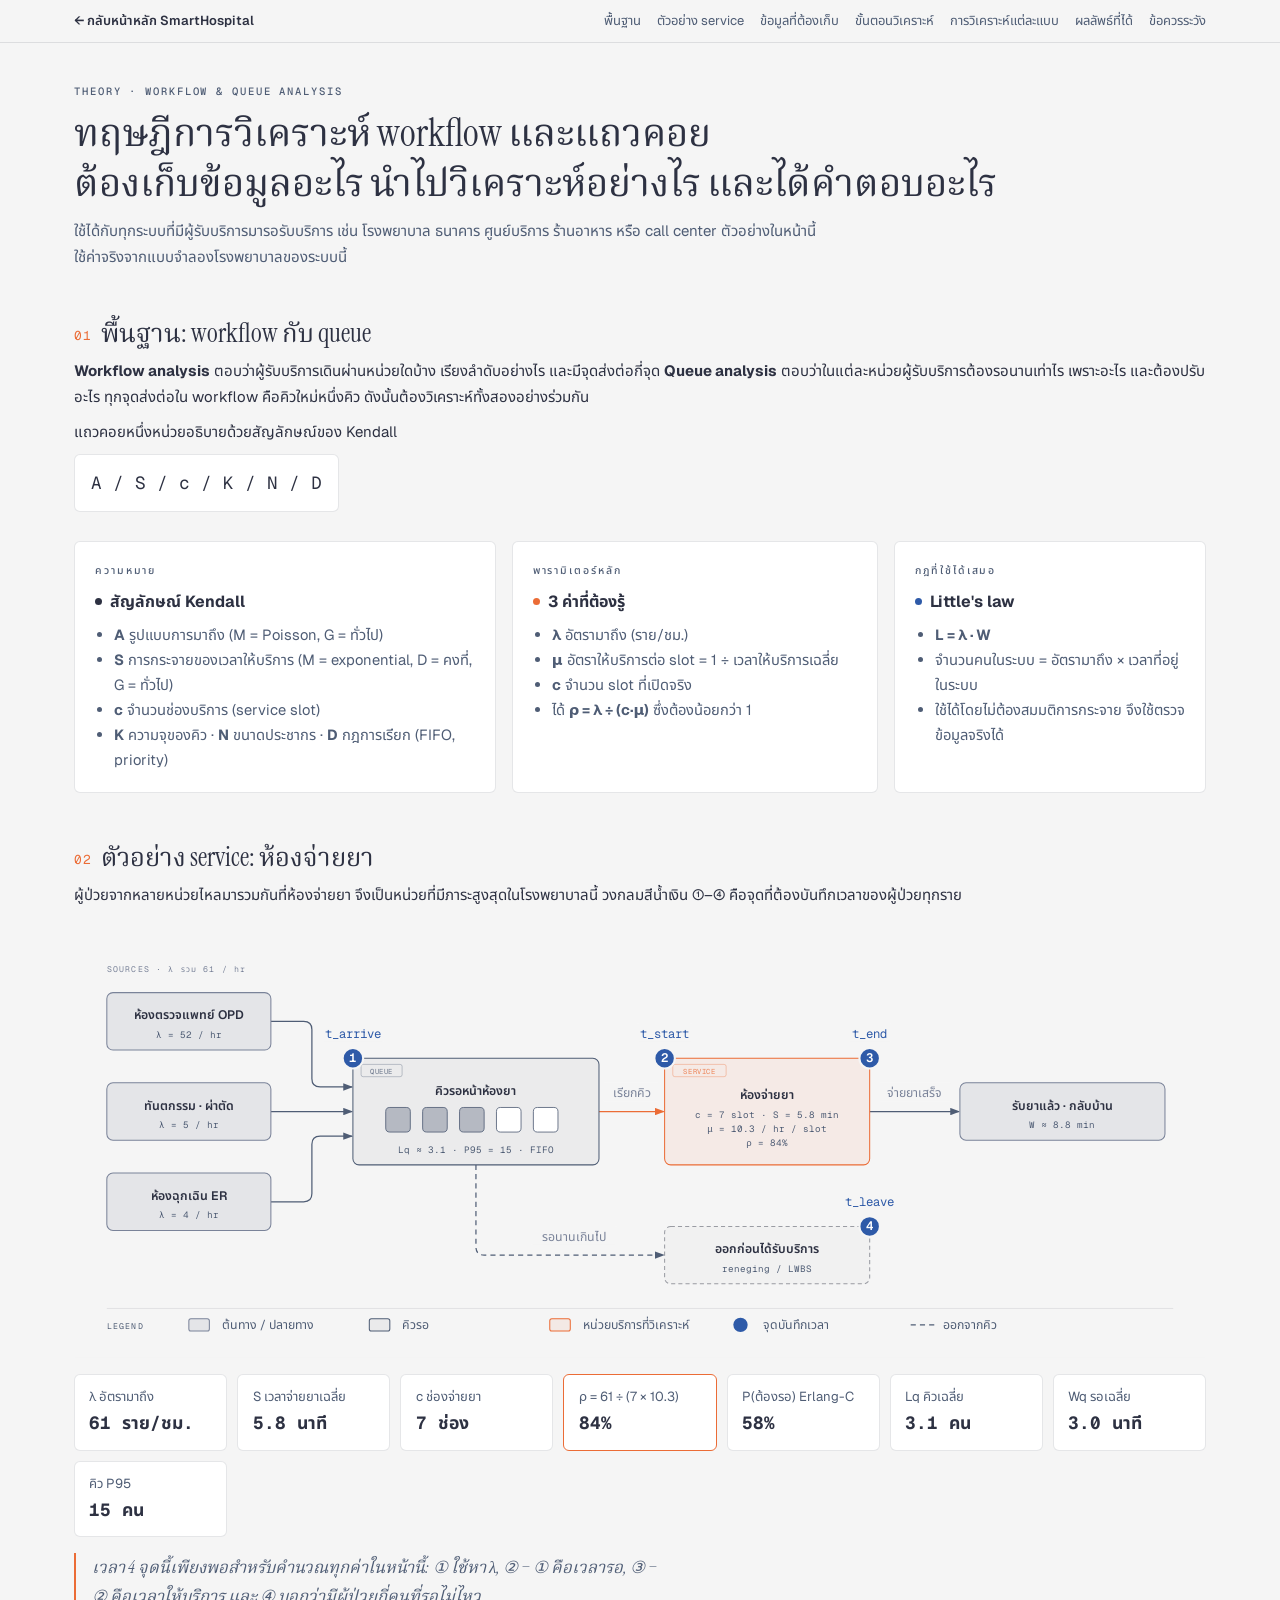
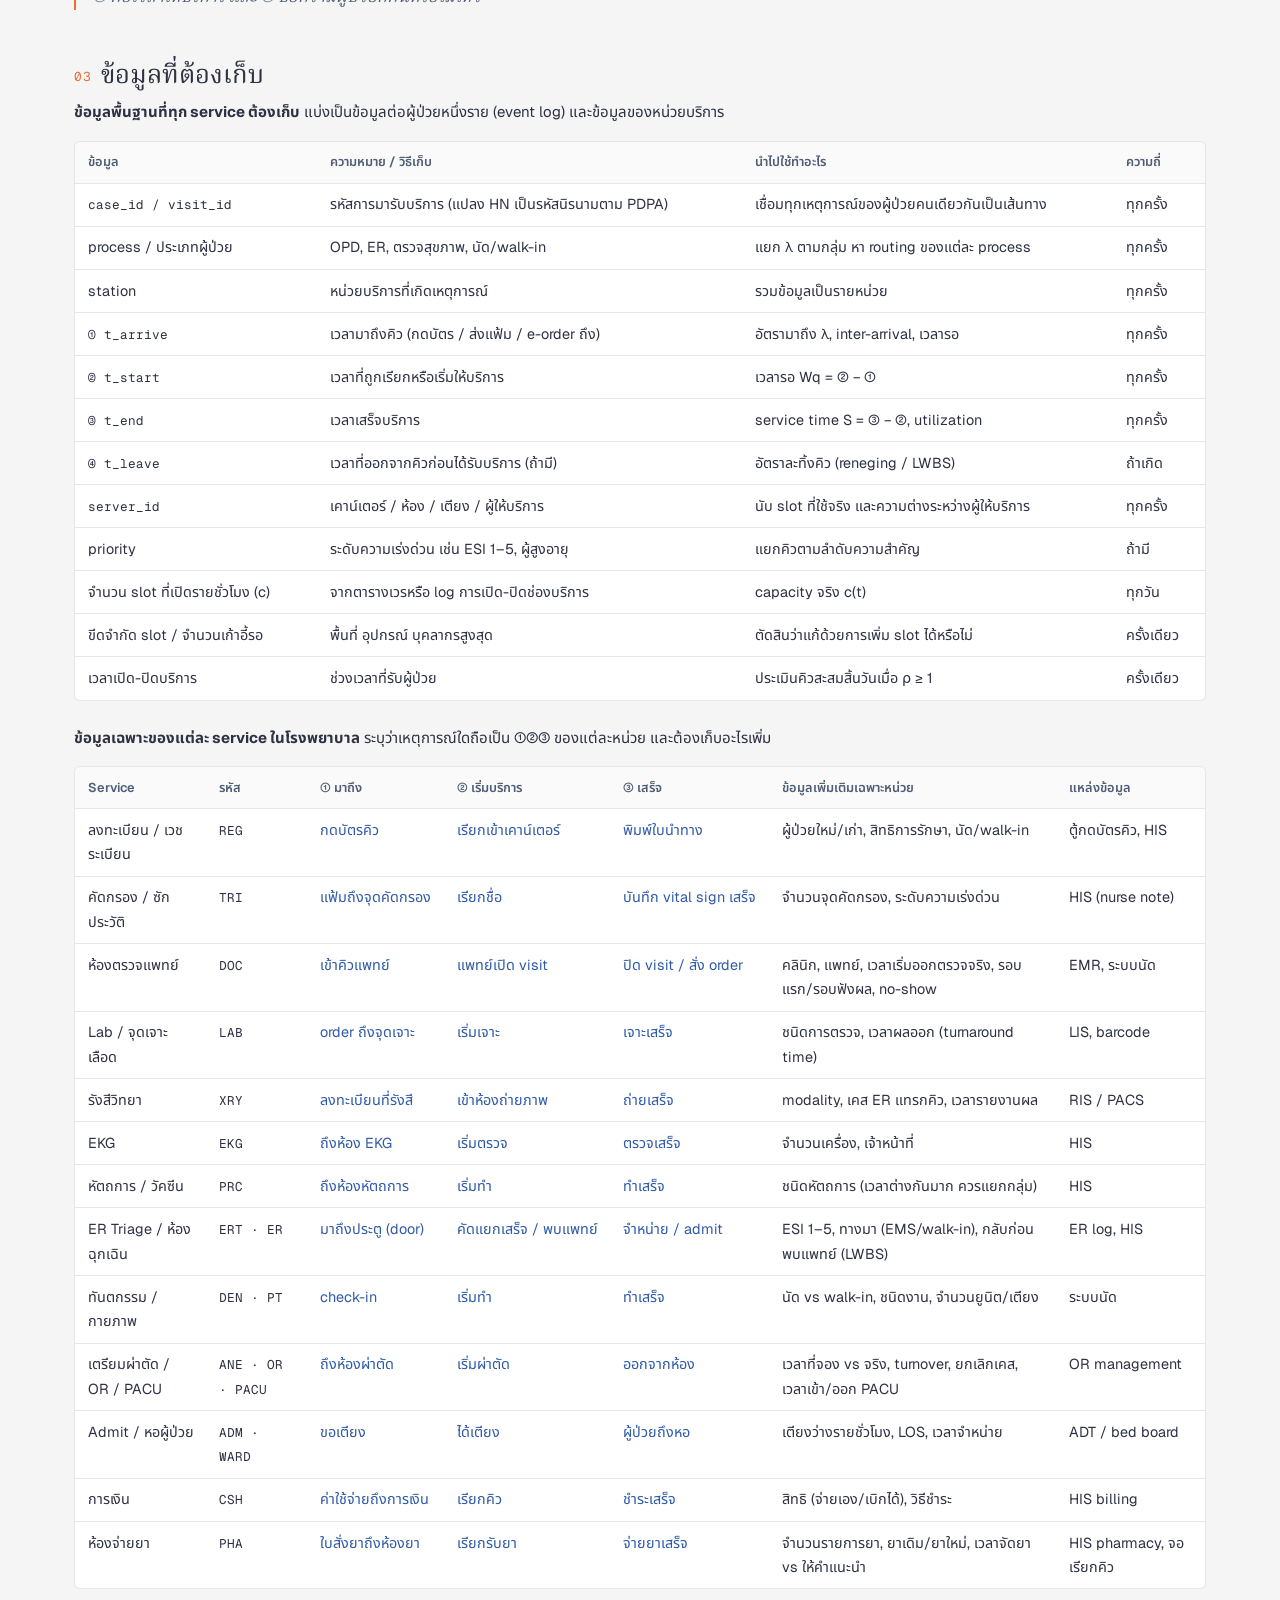
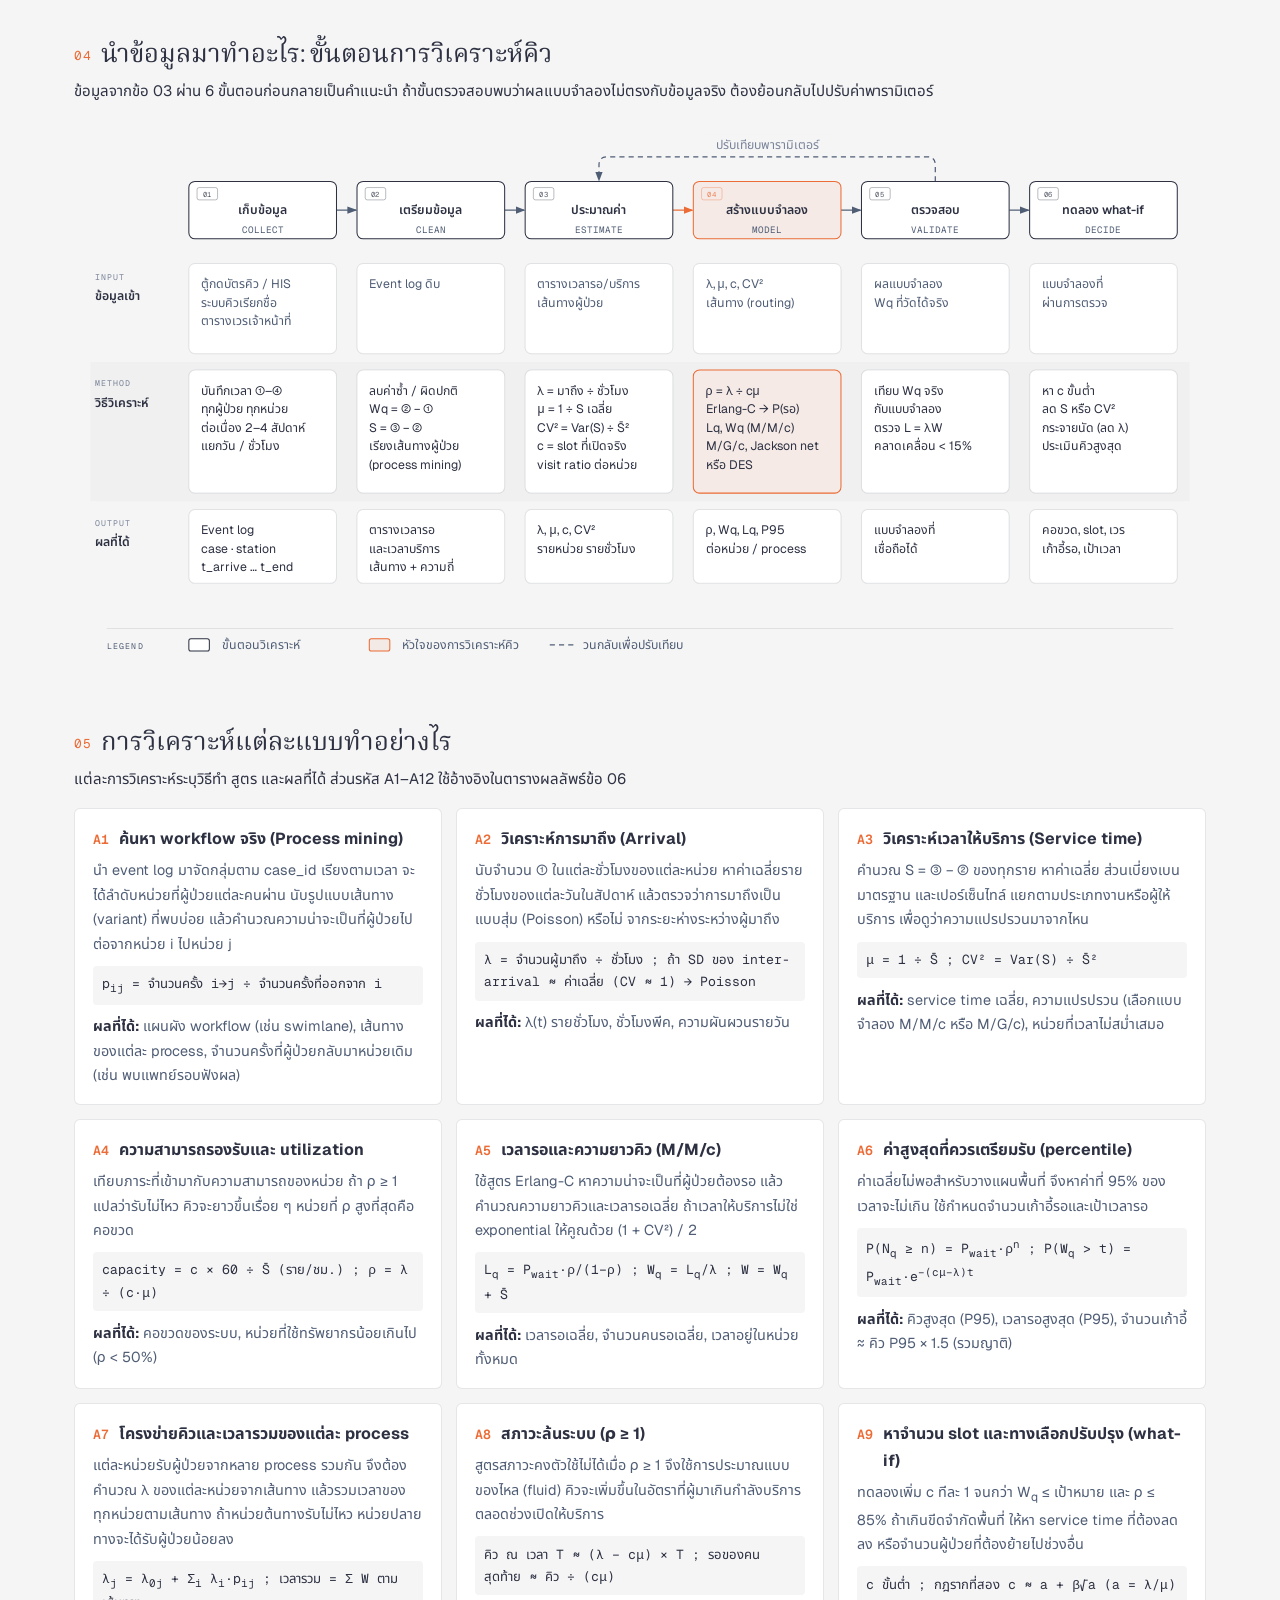
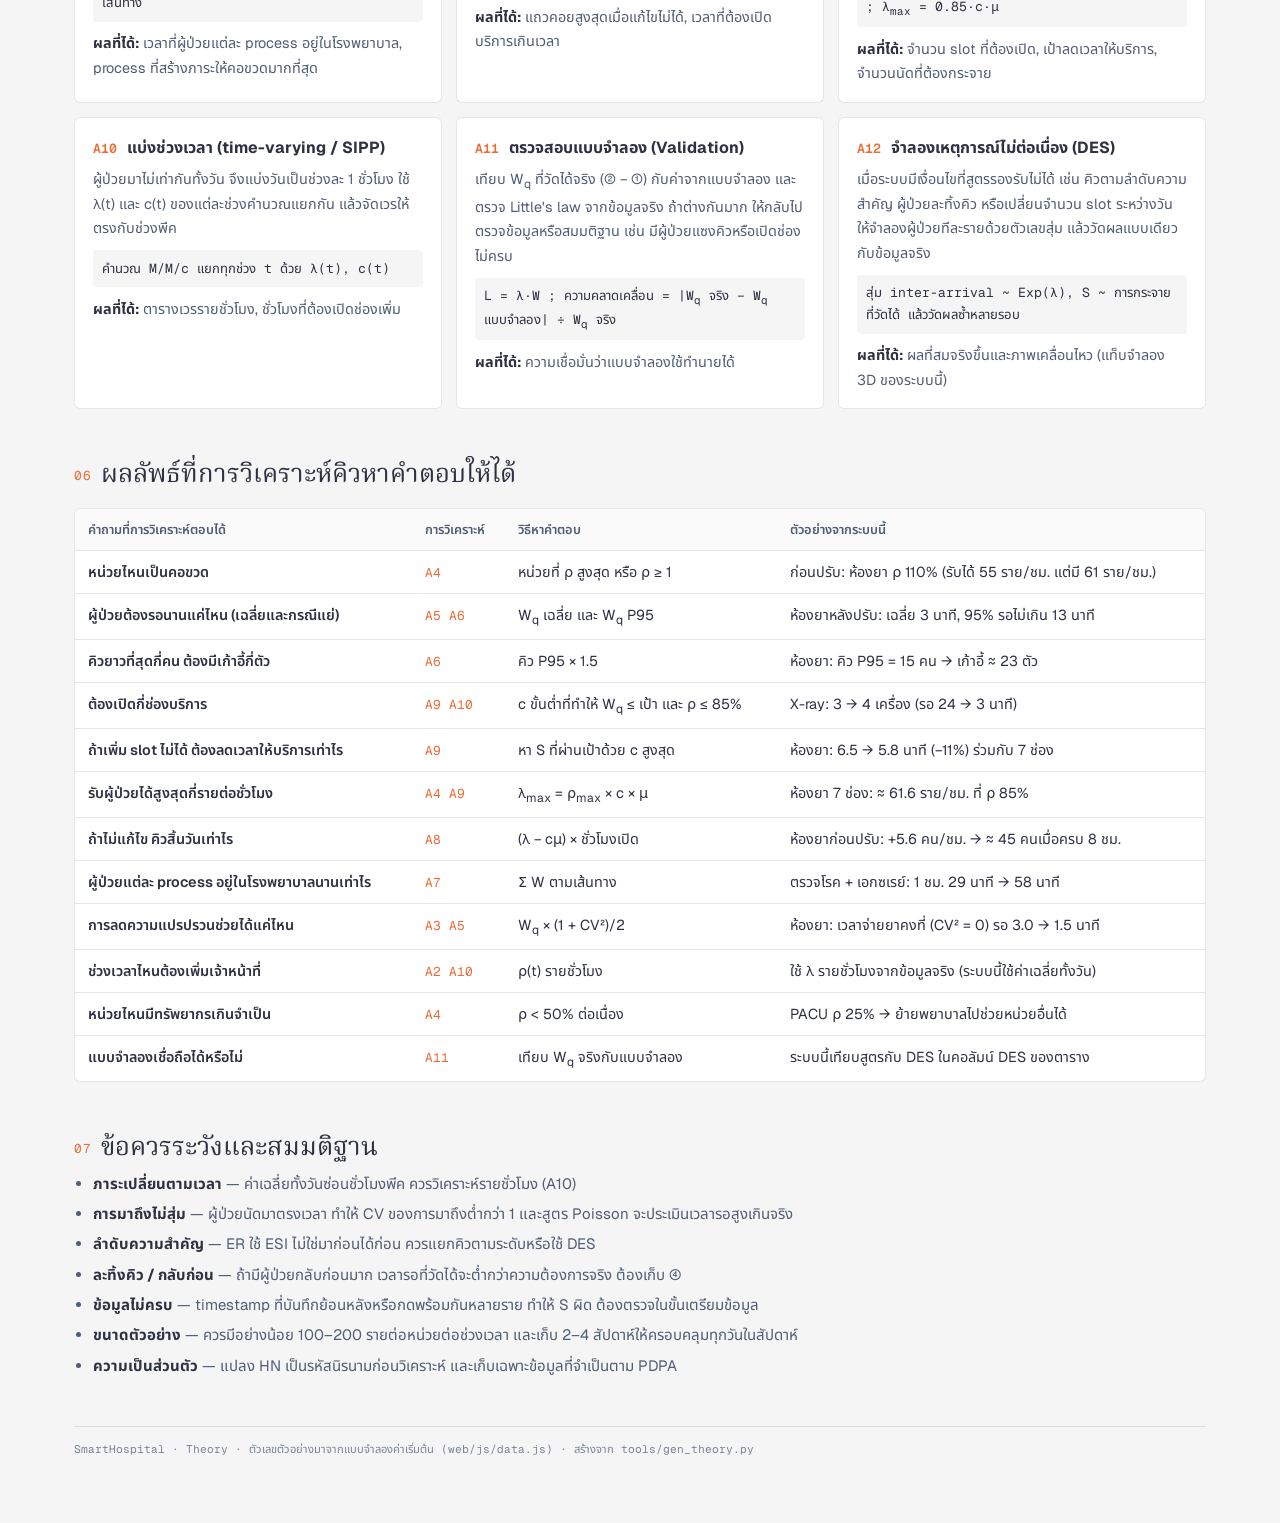
<file: web/theory.html>
<!DOCTYPE html>
<html lang="th">
<head>
  <meta charset="UTF-8">
  <meta name="viewport" content="width=device-width, initial-scale=1.0">
  <title>ทฤษฎีการวิเคราะห์คิว</title>
  <link href="https://fonts.googleapis.com/css2?family=Instrument+Serif:ital@0;1&family=Geist:wght@400;500;600&family=Geist+Mono:wght@400;500;600&family=Noto+Sans+Thai:wght@400;500;600&family=Noto+Serif+Thai:wght@400;500&display=swap" rel="stylesheet">
  <style>
    *, *::before, *::after { box-sizing: border-box; margin: 0; padding: 0; }
    :root { --paper:#f5f5f5; --ink:#2d3142; --muted:#4f5d75; --soft:#7a8399; --accent:#eb6c36; --link:#2e5aa8; --rule:rgba(45,49,66,0.12);
      --sans:'Geist','Noto Sans Thai',system-ui,sans-serif; --serif:'Instrument Serif','Noto Serif Thai',serif; --mono:'Geist Mono','Noto Sans Thai',ui-monospace,monospace; }
    body { font-family: var(--sans); background: var(--paper); color: var(--ink); line-height: 1.7; font-size: 15px; }
    .top { position: sticky; top: 0; z-index: 5; background: rgba(245,245,245,.94); backdrop-filter: blur(6px); border-bottom: 1px solid var(--rule); }
    .top .in { max-width: 1180px; margin: 0 auto; padding: 10px 24px; display: flex; gap: 16px; align-items: center; flex-wrap: wrap; font-size: 13px; }
    .top a { color: var(--muted); text-decoration: none; } .top a:hover { color: var(--accent); }
    .top .back { font-weight: 600; color: var(--ink); margin-right: auto; }
    .frame { max-width: 1180px; margin: 0 auto; padding: 2.5rem 24px 4rem; }
    .eyebrow { font-family: var(--mono); font-size: .66rem; font-weight: 500; letter-spacing: .18em; text-transform: uppercase; color: var(--muted); margin-bottom: .5rem; }
    h1 { font-family: var(--serif); font-size: clamp(1.7rem, 2.6vw + .8rem, 2.4rem); font-weight: 400; line-height: 1.3; margin-bottom: .6rem; }
    h2 { font-family: var(--serif); font-size: 1.6rem; font-weight: 400; margin: 3rem 0 .4rem; line-height: 1.35; }
    h2 .n { font-family: var(--mono); font-size: .8rem; color: var(--accent); vertical-align: middle; margin-right: .5rem; letter-spacing: .1em; }
    .lede { color: var(--muted); max-width: 75ch; }
    p + p { margin-top: .6rem; }
    .scroll { overflow-x: auto; margin-top: 1.25rem; }
    svg { width: 100%; min-width: 960px; display: block; }
    .cards { display: grid; grid-template-columns: 1.15fr 1fr .85fr; gap: 16px; margin-top: 1.25rem; }
    .card { background: #fff; border: 1px solid var(--rule); border-radius: 6px; padding: 1.25rem; }
    .card h3 { font-size: 1rem; margin-bottom: .4rem; display: flex; gap: 8px; align-items: center; }
    .dot { width: 7px; height: 7px; border-radius: 50%; display: inline-block; }
    .card ul, .card ol { padding-left: 1.2rem; color: var(--muted); font-size: .92rem; }
    .kendall { font-family: var(--mono); font-size: 1.1rem; background: #fff; border: 1px solid var(--rule); border-radius: 6px; padding: .8rem 1rem; display: inline-block; margin: .6rem 0; }
    .tw { overflow-x: auto; margin-top: 1rem; background: #fff; border: 1px solid var(--rule); border-radius: 6px; }
    table { width: 100%; border-collapse: collapse; font-size: .9rem; }
    th { text-align: left; font-weight: 600; color: var(--muted); font-size: .8rem; padding: .6rem .8rem; border-bottom: 1px solid var(--rule); background: #fafafa; white-space: nowrap; }
    td { padding: .55rem .8rem; border-bottom: 1px solid var(--rule); vertical-align: top; }
    tr:last-child td { border-bottom: 0; }
    table.per td:nth-child(3), table.per td:nth-child(4), table.per td:nth-child(5) { color: var(--link); white-space: nowrap; }
    table.qs td:first-child { font-weight: 600; }
    table.qs a { font-family: var(--mono); font-size: .8rem; color: var(--accent); text-decoration: none; margin-right: 4px; }
    .mono { font-family: var(--mono); font-size: .88em; }
    .ans { display: grid; grid-template-columns: repeat(auto-fill, minmax(340px, 1fr)); gap: 14px; margin-top: 1rem; }
    .an { background: #fff; border: 1px solid var(--rule); border-radius: 6px; padding: 1rem 1.1rem; scroll-margin-top: 70px; }
    .an header { display: flex; gap: 10px; align-items: baseline; margin-bottom: .4rem; }
    .an .k { color: var(--accent); font-weight: 600; }
    .an h3 { font-size: 1rem; }
    .an p { font-size: .9rem; color: var(--muted); }
    .an .f { font-family: var(--mono); font-size: .82rem; background: var(--paper); border-radius: 4px; padding: .45rem .6rem; color: var(--ink); }
    .an .o b { color: var(--ink); }
    .aside { font-family: var(--serif); font-style: italic; color: var(--muted); font-size: 1.05rem; border-left: 2px solid var(--accent); padding-left: 1rem; margin: 1rem 0; max-width: 75ch; }
    .ex { display: grid; grid-template-columns: repeat(auto-fit, minmax(150px, 1fr)); gap: 10px; margin-top: 1rem; }
    .ex div { background: #fff; border: 1px solid var(--rule); border-radius: 6px; padding: .7rem .9rem; font-size: .82rem; color: var(--muted); }
    .ex b { display: block; font-family: var(--mono); font-size: 1.1rem; color: var(--ink); }
    .ex .hl { border-color: var(--accent); }
    ul.cav { padding-left: 1.2rem; color: var(--muted); max-width: 85ch; }
    ul.cav li { margin: .3rem 0; }
    ul.cav b { color: var(--ink); }
    footer { margin-top: 3rem; padding-top: .8rem; border-top: 1px solid var(--rule); font-family: var(--mono); font-size: .7rem; color: var(--soft); }
    @media (max-width: 860px) { .cards { grid-template-columns: 1fr; } }
  </style>
</head>
<body>
  <nav class="top"><div class="in">
    <a class="back" href="index.html">← กลับหน้าหลัก SmartHospital</a>
    <a href="#s1">พื้นฐาน</a><a href="#s2">ตัวอย่าง service</a><a href="#s3">ข้อมูลที่ต้องเก็บ</a><a href="#s4">ขั้นตอนวิเคราะห์</a><a href="#s5">การวิเคราะห์แต่ละแบบ</a><a href="#s6">ผลลัพธ์ที่ได้</a><a href="#s7">ข้อควรระวัง</a>
  </div></nav>
  <div class="frame">
    <p class="eyebrow">Theory · Workflow &amp; Queue analysis</p>
    <h1>ทฤษฎีการวิเคราะห์ workflow และแถวคอย<br>ต้องเก็บข้อมูลอะไร นำไปวิเคราะห์อย่างไร และได้คำตอบอะไร</h1>
    <p class="lede">ใช้ได้กับทุกระบบที่มีผู้รับบริการมารอรับบริการ เช่น โรงพยาบาล ธนาคาร ศูนย์บริการ ร้านอาหาร หรือ call center ตัวอย่างในหน้านี้ใช้ค่าจริงจากแบบจำลองโรงพยาบาลของระบบนี้</p>

    <h2 id="s1"><span class="n">01</span>พื้นฐาน: workflow กับ queue</h2>
    <p><b>Workflow analysis</b> ตอบว่าผู้รับบริการเดินผ่านหน่วยใดบ้าง เรียงลำดับอย่างไร และมีจุดส่งต่อกี่จุด <b>Queue analysis</b> ตอบว่าในแต่ละหน่วยผู้รับบริการต้องรอนานเท่าไร เพราะอะไร และต้องปรับอะไร ทุกจุดส่งต่อใน workflow คือคิวใหม่หนึ่งคิว ดังนั้นต้องวิเคราะห์ทั้งสองอย่างร่วมกัน</p>
    <p>แถวคอยหนึ่งหน่วยอธิบายด้วยสัญลักษณ์ของ Kendall</p>
    <div class="kendall">A / S / c / K / N / D</div>
    <div class="cards">
      <div class="card"><p class="eyebrow">ความหมาย</p><h3><span class="dot" style="background:var(--ink)"></span>สัญลักษณ์ Kendall</h3>
        <ul><li><b>A</b> รูปแบบการมาถึง (M = Poisson, G = ทั่วไป)</li><li><b>S</b> การกระจายของเวลาให้บริการ (M = exponential, D = คงที่, G = ทั่วไป)</li><li><b>c</b> จำนวนช่องบริการ (service slot)</li><li><b>K</b> ความจุของคิว · <b>N</b> ขนาดประชากร · <b>D</b> กฎการเรียก (FIFO, priority)</li></ul></div>
      <div class="card"><p class="eyebrow">พารามิเตอร์หลัก</p><h3><span class="dot" style="background:var(--accent)"></span>3 ค่าที่ต้องรู้</h3>
        <ul><li><b>λ</b> อัตรามาถึง (ราย/ชม.)</li><li><b>μ</b> อัตราให้บริการต่อ slot = 1 ÷ เวลาให้บริการเฉลี่ย</li><li><b>c</b> จำนวน slot ที่เปิดจริง</li><li>ได้ <b>ρ = λ ÷ (c·μ)</b> ซึ่งต้องน้อยกว่า 1</li></ul></div>
      <div class="card"><p class="eyebrow">กฎที่ใช้ได้เสมอ</p><h3><span class="dot" style="background:var(--link)"></span>Little's law</h3>
        <ul><li><b>L = λ · W</b></li><li>จำนวนคนในระบบ = อัตรามาถึง × เวลาที่อยู่ในระบบ</li><li>ใช้ได้โดยไม่ต้องสมมติการกระจาย จึงใช้ตรวจข้อมูลจริงได้</li></ul></div>
    </div>

    <h2 id="s2"><span class="n">02</span>ตัวอย่าง service: ห้องจ่ายยา</h2>
    <p>ผู้ป่วยจากหลายหน่วยไหลมารวมกันที่ห้องจ่ายยา จึงเป็นหน่วยที่มีภาระสูงสุดในโรงพยาบาลนี้ วงกลมสีน้ำเงิน ①–④ คือจุดที่ต้องบันทึกเวลาของผู้ป่วยทุกราย</p>
    <div class="scroll"><svg viewBox="0 0 1104 420" xmlns="http://www.w3.org/2000/svg" role="img" aria-labelledby="svc-title svc-desc">
    <title id="svc-title">ตัวอย่าง service: ห้องจ่ายยาและจุดเก็บข้อมูลคิว</title>
    <desc id="svc-desc">ผู้ป่วยจาก OPD ทันตกรรม/ผ่าตัด และ ER รวม 61 รายต่อชั่วโมงเข้าคิวหน้าห้องจ่ายยาที่มี 7 ช่องบริการ โดยระบุจุดบันทึกเวลามาถึง เริ่มบริการ เสร็จบริการ และออกจากคิวก่อนได้รับบริการ</desc>
    <defs>
      <marker id="svc-arrow" markerWidth="8" markerHeight="6" refX="7" refY="3" orient="auto"><polygon points="0 0, 8 3, 0 6" fill="#4f5d75"/></marker>
      <marker id="svc-arrow-accent" markerWidth="8" markerHeight="6" refX="7" refY="3" orient="auto"><polygon points="0 0, 8 3, 0 6" fill="#eb6c36"/></marker>
      <marker id="svc-arrow-link" markerWidth="8" markerHeight="6" refX="7" refY="3" orient="auto"><polygon points="0 0, 8 3, 0 6" fill="#2e5aa8"/></marker>
    </defs>
    <rect width="100%" height="100%" fill="#f5f5f5"/>
    <text x="32" y="44" fill="#7a8399" font-size="8" font-family="'Geist Mono','Noto Sans Thai',monospace" letter-spacing="0.14em">SOURCES · λ รวม 61 / hr</text>
    <path d="M192,92 H224 Q232,92 232,100 V148 Q232,156 240,156 H271" fill="none" stroke="#4f5d75" stroke-width="1.2" marker-end="url(#svc-arrow)"/>
    <path d="M192,180 H271" fill="none" stroke="#4f5d75" stroke-width="1.2" marker-end="url(#svc-arrow)"/>
    <path d="M192,268 H224 Q232,268 232,260 V212 Q232,204 240,204 H271" fill="none" stroke="#4f5d75" stroke-width="1.2" marker-end="url(#svc-arrow)"/>
    <path d="M512,180 H575" fill="none" stroke="#eb6c36" stroke-width="1.2" marker-end="url(#svc-arrow-accent)"/>
    <path d="M776,180 H863" fill="none" stroke="#4f5d75" stroke-width="1.2" marker-end="url(#svc-arrow)"/>
    <path d="M392,232 V312 Q392,320 400,320 H575" fill="none" stroke="#4f5d75" stroke-width="1.2" stroke-dasharray="5,4" marker-end="url(#svc-arrow)"/>
    <rect x="516" y="152" width="56" height="18" rx="2" fill="#f5f5f5"/>
    <text x="544" y="166" fill="#7a8399" font-size="12" font-family="'Geist','Noto Sans Thai',sans-serif" text-anchor="middle">เรียกคิว</text>
    <rect x="784" y="152" width="72" height="18" rx="2" fill="#f5f5f5"/>
    <text x="820" y="166" fill="#7a8399" font-size="12" font-family="'Geist','Noto Sans Thai',sans-serif" text-anchor="middle">จ่ายยาเสร็จ</text>
    <rect x="446" y="292" width="84" height="18" rx="2" fill="#f5f5f5"/>
    <text x="488" y="306" fill="#7a8399" font-size="12" font-family="'Geist','Noto Sans Thai',sans-serif" text-anchor="middle">รอนานเกินไป</text>
    <rect x="32" y="64" width="160" height="56" rx="6" fill="#f5f5f5"/>
    <rect x="32" y="64" width="160" height="56" rx="6" fill="rgba(79,93,117,0.10)" stroke="#7a8399" stroke-width="1"/>
    <text x="112" y="90" fill="#2d3142" font-size="12" font-weight="600" font-family="'Geist','Noto Sans Thai',sans-serif" text-anchor="middle">ห้องตรวจแพทย์ OPD</text>
    <text x="112" y="108" fill="#4f5d75" font-size="9" font-family="'Geist Mono','Noto Sans Thai',monospace" text-anchor="middle">λ = 52 / hr</text>
    <rect x="32" y="152" width="160" height="56" rx="6" fill="#f5f5f5"/>
    <rect x="32" y="152" width="160" height="56" rx="6" fill="rgba(79,93,117,0.10)" stroke="#7a8399" stroke-width="1"/>
    <text x="112" y="178" fill="#2d3142" font-size="12" font-weight="600" font-family="'Geist','Noto Sans Thai',sans-serif" text-anchor="middle">ทันตกรรม · ผ่าตัด</text>
    <text x="112" y="196" fill="#4f5d75" font-size="9" font-family="'Geist Mono','Noto Sans Thai',monospace" text-anchor="middle">λ = 5 / hr</text>
    <rect x="32" y="240" width="160" height="56" rx="6" fill="#f5f5f5"/>
    <rect x="32" y="240" width="160" height="56" rx="6" fill="rgba(79,93,117,0.10)" stroke="#7a8399" stroke-width="1"/>
    <text x="112" y="266" fill="#2d3142" font-size="12" font-weight="600" font-family="'Geist','Noto Sans Thai',sans-serif" text-anchor="middle">ห้องฉุกเฉิน ER</text>
    <text x="112" y="284" fill="#4f5d75" font-size="9" font-family="'Geist Mono','Noto Sans Thai',monospace" text-anchor="middle">λ = 4 / hr</text>
    <rect x="272" y="128" width="240" height="104" rx="6" fill="#f5f5f5"/>
    <rect x="272" y="128" width="240" height="104" rx="6" fill="rgba(45,49,66,0.05)" stroke="#4f5d75" stroke-width="1"/>
    <rect x="280" y="134" width="40" height="12" rx="2" fill="transparent" stroke="#4f5d75" stroke-opacity="0.4" stroke-width="0.8"/>
    <text x="300" y="143" fill="#4f5d75" fill-opacity="0.8" font-size="7" font-family="'Geist Mono','Noto Sans Thai',monospace" text-anchor="middle" letter-spacing="0.08em">QUEUE</text>
    <text x="392" y="164" fill="#2d3142" font-size="12" font-weight="600" font-family="'Geist','Noto Sans Thai',sans-serif" text-anchor="middle">คิวรอหน้าห้องยา</text>
    <rect x="304" y="176" width="24" height="24" rx="4" fill="rgba(79,93,117,0.35)" stroke="#4f5d75" stroke-width="0.8"/>
    <rect x="340" y="176" width="24" height="24" rx="4" fill="rgba(79,93,117,0.35)" stroke="#4f5d75" stroke-width="0.8"/>
    <rect x="376" y="176" width="24" height="24" rx="4" fill="rgba(79,93,117,0.35)" stroke="#4f5d75" stroke-width="0.8"/>
    <rect x="412" y="176" width="24" height="24" rx="4" fill="#ffffff" stroke="#4f5d75" stroke-width="0.8"/>
    <rect x="448" y="176" width="24" height="24" rx="4" fill="#ffffff" stroke="#4f5d75" stroke-width="0.8"/>
    <text x="392" y="220" fill="#4f5d75" font-size="9" font-family="'Geist Mono','Noto Sans Thai',monospace" text-anchor="middle">Lq ≈ 3.1 · P95 = 15 · FIFO</text>
    <rect x="576" y="128" width="200" height="104" rx="6" fill="#f5f5f5"/>
    <rect x="576" y="128" width="200" height="104" rx="6" fill="rgba(235,108,54,0.08)" stroke="#eb6c36" stroke-width="1"/>
    <rect x="584" y="134" width="52" height="12" rx="2" fill="transparent" stroke="#eb6c36" stroke-opacity="0.4" stroke-width="0.8"/>
    <text x="610" y="143" fill="#eb6c36" fill-opacity="0.8" font-size="7" font-family="'Geist Mono','Noto Sans Thai',monospace" text-anchor="middle" letter-spacing="0.08em">SERVICE</text>
    <text x="676" y="168" fill="#2d3142" font-size="12" font-weight="600" font-family="'Geist','Noto Sans Thai',sans-serif" text-anchor="middle">ห้องจ่ายยา</text>
    <text x="676" y="186" fill="#4f5d75" font-size="9" font-family="'Geist Mono','Noto Sans Thai',monospace" text-anchor="middle">c = 7 slot · S = 5.8 min</text>
    <text x="676" y="200" fill="#4f5d75" font-size="9" font-family="'Geist Mono','Noto Sans Thai',monospace" text-anchor="middle">μ = 10.3 / hr / slot</text>
    <text x="676" y="214" fill="#4f5d75" font-size="9" font-family="'Geist Mono','Noto Sans Thai',monospace" text-anchor="middle">ρ = 84%</text>
    <rect x="864" y="152" width="200" height="56" rx="6" fill="#f5f5f5"/>
    <rect x="864" y="152" width="200" height="56" rx="6" fill="rgba(79,93,117,0.10)" stroke="#7a8399" stroke-width="1"/>
    <text x="964" y="178" fill="#2d3142" font-size="12" font-weight="600" font-family="'Geist','Noto Sans Thai',sans-serif" text-anchor="middle">รับยาแล้ว · กลับบ้าน</text>
    <text x="964" y="196" fill="#4f5d75" font-size="9" font-family="'Geist Mono','Noto Sans Thai',monospace" text-anchor="middle">W ≈ 8.8 min</text>
    <rect x="576" y="292" width="200" height="56" rx="6" fill="#f5f5f5"/>
    <rect x="576" y="292" width="200" height="56" rx="6" fill="rgba(45,49,66,0.02)" stroke="rgba(45,49,66,0.45)" stroke-width="1" stroke-dasharray="4,3"/>
    <text x="676" y="318" fill="#2d3142" font-size="12" font-weight="600" font-family="'Geist','Noto Sans Thai',sans-serif" text-anchor="middle">ออกก่อนได้รับบริการ</text>
    <text x="676" y="336" fill="#4f5d75" font-size="9" font-family="'Geist Mono','Noto Sans Thai',monospace" text-anchor="middle">reneging / LWBS</text>
    <circle cx="272" cy="128" r="10" fill="#2e5aa8" stroke="#f5f5f5" stroke-width="2"/>
    <text x="272" y="132" fill="#ffffff" font-size="12" font-weight="600" font-family="'Geist Mono','Noto Sans Thai',monospace" text-anchor="middle">1</text>
    <rect x="242" y="94" width="60" height="18" rx="2" fill="#f5f5f5"/>
    <text x="272" y="108" fill="#2e5aa8" font-size="12" font-family="'Geist Mono','Noto Sans Thai',monospace" text-anchor="middle">t_arrive</text>
    <circle cx="576" cy="128" r="10" fill="#2e5aa8" stroke="#f5f5f5" stroke-width="2"/>
    <text x="576" y="132" fill="#ffffff" font-size="12" font-weight="600" font-family="'Geist Mono','Noto Sans Thai',monospace" text-anchor="middle">2</text>
    <rect x="549" y="94" width="54" height="18" rx="2" fill="#f5f5f5"/>
    <text x="576" y="108" fill="#2e5aa8" font-size="12" font-family="'Geist Mono','Noto Sans Thai',monospace" text-anchor="middle">t_start</text>
    <circle cx="776" cy="128" r="10" fill="#2e5aa8" stroke="#f5f5f5" stroke-width="2"/>
    <text x="776" y="132" fill="#ffffff" font-size="12" font-weight="600" font-family="'Geist Mono','Noto Sans Thai',monospace" text-anchor="middle">3</text>
    <rect x="755" y="94" width="42" height="18" rx="2" fill="#f5f5f5"/>
    <text x="776" y="108" fill="#2e5aa8" font-size="12" font-family="'Geist Mono','Noto Sans Thai',monospace" text-anchor="middle">t_end</text>
    <circle cx="776" cy="292" r="10" fill="#2e5aa8" stroke="#f5f5f5" stroke-width="2"/>
    <text x="776" y="296" fill="#ffffff" font-size="12" font-weight="600" font-family="'Geist Mono','Noto Sans Thai',monospace" text-anchor="middle">4</text>
    <rect x="749" y="258" width="54" height="18" rx="2" fill="#f5f5f5"/>
    <text x="776" y="272" fill="#2e5aa8" font-size="12" font-family="'Geist Mono','Noto Sans Thai',monospace" text-anchor="middle">t_leave</text>
    <line x1="32" y1="372" x2="1072" y2="372" stroke="rgba(45,49,66,0.12)" stroke-width="0.8"/>
    <text x="32" y="392" fill="#4f5d75" font-size="8" font-family="'Geist Mono','Noto Sans Thai',monospace" letter-spacing="0.14em">LEGEND</text>
    <rect x="112" y="382" width="20" height="12" rx="2" fill="rgba(79,93,117,0.10)" stroke="#7a8399" stroke-width="1"/>
    <text x="144" y="392" fill="#4f5d75" font-size="12" font-family="'Geist','Noto Sans Thai',sans-serif">ต้นทาง / ปลายทาง</text>
    <rect x="288" y="382" width="20" height="12" rx="2" fill="rgba(45,49,66,0.05)" stroke="#4f5d75" stroke-width="1"/>
    <text x="320" y="392" fill="#4f5d75" font-size="12" font-family="'Geist','Noto Sans Thai',sans-serif">คิวรอ</text>
    <rect x="464" y="382" width="20" height="12" rx="2" fill="rgba(235,108,54,0.08)" stroke="#eb6c36" stroke-width="1"/>
    <text x="496" y="392" fill="#4f5d75" font-size="12" font-family="'Geist','Noto Sans Thai',sans-serif">หน่วยบริการที่วิเคราะห์</text>
    <circle cx="650" cy="388" r="7" fill="#2e5aa8"/>
    <text x="672" y="392" fill="#4f5d75" font-size="12" font-family="'Geist','Noto Sans Thai',sans-serif">จุดบันทึกเวลา</text>
    <line x1="816" y1="388" x2="840" y2="388" stroke="#4f5d75" stroke-width="1.2" stroke-dasharray="5,4"/>
    <text x="848" y="392" fill="#4f5d75" font-size="12" font-family="'Geist','Noto Sans Thai',sans-serif">ออกจากคิว</text>
    </svg></div>
    <div class="ex">
      <div>λ อัตรามาถึง<b>61 ราย/ชม.</b></div><div>S เวลาจ่ายยาเฉลี่ย<b>5.8 นาที</b></div><div>c ช่องจ่ายยา<b>7 ช่อง</b></div>
      <div class="hl">ρ = 61 ÷ (7 × 10.3)<b>84%</b></div><div>P(ต้องรอ) Erlang-C<b>58%</b></div><div>Lq คิวเฉลี่ย<b>3.1 คน</b></div><div>Wq รอเฉลี่ย<b>3.0 นาที</b></div><div>คิว P95<b>15 คน</b></div>
    </div>
    <p class="aside">เวลา 4 จุดนี้เพียงพอสำหรับคำนวณทุกค่าในหน้านี้: ① ใช้หา λ, ② − ① คือเวลารอ, ③ − ② คือเวลาให้บริการ และ ④ บอกว่ามีผู้ป่วยกี่คนที่รอไม่ไหว</p>

    <h2 id="s3"><span class="n">03</span>ข้อมูลที่ต้องเก็บ</h2>
    <p><b>ข้อมูลพื้นฐานที่ทุก service ต้องเก็บ</b> แบ่งเป็นข้อมูลต่อผู้ป่วยหนึ่งราย (event log) และข้อมูลของหน่วยบริการ</p>
    <div class="tw"><table class=""><thead><tr><th>ข้อมูล</th><th>ความหมาย / วิธีเก็บ</th><th>นำไปใช้ทำอะไร</th><th>ความถี่</th></tr></thead><tbody><tr><td><span class="mono">case_id / visit_id</span></td><td>รหัสการมารับบริการ (แปลง HN เป็นรหัสนิรนามตาม PDPA)</td><td>เชื่อมทุกเหตุการณ์ของผู้ป่วยคนเดียวกันเป็นเส้นทาง</td><td>ทุกครั้ง</td></tr><tr><td>process / ประเภทผู้ป่วย</td><td>OPD, ER, ตรวจสุขภาพ, นัด/walk-in</td><td>แยก λ ตามกลุ่ม หา routing ของแต่ละ process</td><td>ทุกครั้ง</td></tr><tr><td>station</td><td>หน่วยบริการที่เกิดเหตุการณ์</td><td>รวมข้อมูลเป็นรายหน่วย</td><td>ทุกครั้ง</td></tr><tr><td><span class="mono">① t_arrive</span></td><td>เวลามาถึงคิว (กดบัตร / ส่งแฟ้ม / e-order ถึง)</td><td>อัตรามาถึง λ, inter-arrival, เวลารอ</td><td>ทุกครั้ง</td></tr><tr><td><span class="mono">② t_start</span></td><td>เวลาที่ถูกเรียกหรือเริ่มให้บริการ</td><td>เวลารอ Wq = ② − ①</td><td>ทุกครั้ง</td></tr><tr><td><span class="mono">③ t_end</span></td><td>เวลาเสร็จบริการ</td><td>service time S = ③ − ②, utilization</td><td>ทุกครั้ง</td></tr><tr><td><span class="mono">④ t_leave</span></td><td>เวลาที่ออกจากคิวก่อนได้รับบริการ (ถ้ามี)</td><td>อัตราละทิ้งคิว (reneging / LWBS)</td><td>ถ้าเกิด</td></tr><tr><td><span class="mono">server_id</span></td><td>เคาน์เตอร์ / ห้อง / เตียง / ผู้ให้บริการ</td><td>นับ slot ที่ใช้จริง และความต่างระหว่างผู้ให้บริการ</td><td>ทุกครั้ง</td></tr><tr><td>priority</td><td>ระดับความเร่งด่วน เช่น ESI 1–5, ผู้สูงอายุ</td><td>แยกคิวตามลำดับความสำคัญ</td><td>ถ้ามี</td></tr><tr><td>จำนวน slot ที่เปิดรายชั่วโมง (c)</td><td>จากตารางเวรหรือ log การเปิด-ปิดช่องบริการ</td><td>capacity จริง c(t)</td><td>ทุกวัน</td></tr><tr><td>ขีดจำกัด slot / จำนวนเก้าอี้รอ</td><td>พื้นที่ อุปกรณ์ บุคลากรสูงสุด</td><td>ตัดสินว่าแก้ด้วยการเพิ่ม slot ได้หรือไม่</td><td>ครั้งเดียว</td></tr><tr><td>เวลาเปิด-ปิดบริการ</td><td>ช่วงเวลาที่รับผู้ป่วย</td><td>ประเมินคิวสะสมสิ้นวันเมื่อ ρ ≥ 1</td><td>ครั้งเดียว</td></tr></tbody></table></div>
    <p style="margin-top:1.5rem"><b>ข้อมูลเฉพาะของแต่ละ service ในโรงพยาบาล</b> ระบุว่าเหตุการณ์ใดถือเป็น ①②③ ของแต่ละหน่วย และต้องเก็บอะไรเพิ่ม</p>
    <div class="tw"><table class="per"><thead><tr><th>Service</th><th>รหัส</th><th>① มาถึง</th><th>② เริ่มบริการ</th><th>③ เสร็จ</th><th>ข้อมูลเพิ่มเติมเฉพาะหน่วย</th><th>แหล่งข้อมูล</th></tr></thead><tbody><tr><td>ลงทะเบียน / เวชระเบียน</td><td><span class="mono">REG</span></td><td>กดบัตรคิว</td><td>เรียกเข้าเคาน์เตอร์</td><td>พิมพ์ใบนำทาง</td><td>ผู้ป่วยใหม่/เก่า, สิทธิการรักษา, นัด/walk-in</td><td>ตู้กดบัตรคิว, HIS</td></tr><tr><td>คัดกรอง / ซักประวัติ</td><td><span class="mono">TRI</span></td><td>แฟ้มถึงจุดคัดกรอง</td><td>เรียกชื่อ</td><td>บันทึก vital sign เสร็จ</td><td>จำนวนจุดคัดกรอง, ระดับความเร่งด่วน</td><td>HIS (nurse note)</td></tr><tr><td>ห้องตรวจแพทย์</td><td><span class="mono">DOC</span></td><td>เข้าคิวแพทย์</td><td>แพทย์เปิด visit</td><td>ปิด visit / สั่ง order</td><td>คลินิก, แพทย์, เวลาเริ่มออกตรวจจริง, รอบแรก/รอบฟังผล, no-show</td><td>EMR, ระบบนัด</td></tr><tr><td>Lab / จุดเจาะเลือด</td><td><span class="mono">LAB</span></td><td>order ถึงจุดเจาะ</td><td>เริ่มเจาะ</td><td>เจาะเสร็จ</td><td>ชนิดการตรวจ, เวลาผลออก (turnaround time)</td><td>LIS, barcode</td></tr><tr><td>รังสีวิทยา</td><td><span class="mono">XRY</span></td><td>ลงทะเบียนที่รังสี</td><td>เข้าห้องถ่ายภาพ</td><td>ถ่ายเสร็จ</td><td>modality, เคส ER แทรกคิว, เวลารายงานผล</td><td>RIS / PACS</td></tr><tr><td>EKG</td><td><span class="mono">EKG</span></td><td>ถึงห้อง EKG</td><td>เริ่มตรวจ</td><td>ตรวจเสร็จ</td><td>จำนวนเครื่อง, เจ้าหน้าที่</td><td>HIS</td></tr><tr><td>หัตถการ / วัคซีน</td><td><span class="mono">PRC</span></td><td>ถึงห้องหัตถการ</td><td>เริ่มทำ</td><td>ทำเสร็จ</td><td>ชนิดหัตถการ (เวลาต่างกันมาก ควรแยกกลุ่ม)</td><td>HIS</td></tr><tr><td>ER Triage / ห้องฉุกเฉิน</td><td><span class="mono">ERT · ER</span></td><td>มาถึงประตู (door)</td><td>คัดแยกเสร็จ / พบแพทย์</td><td>จำหน่าย / admit</td><td>ESI 1–5, ทางมา (EMS/walk-in), กลับก่อนพบแพทย์ (LWBS)</td><td>ER log, HIS</td></tr><tr><td>ทันตกรรม / กายภาพ</td><td><span class="mono">DEN · PT</span></td><td>check-in</td><td>เริ่มทำ</td><td>ทำเสร็จ</td><td>นัด vs walk-in, ชนิดงาน, จำนวนยูนิต/เตียง</td><td>ระบบนัด</td></tr><tr><td>เตรียมผ่าตัด / OR / PACU</td><td><span class="mono">ANE · OR · PACU</span></td><td>ถึงห้องผ่าตัด</td><td>เริ่มผ่าตัด</td><td>ออกจากห้อง</td><td>เวลาที่จอง vs จริง, turnover, ยกเลิกเคส, เวลาเข้า/ออก PACU</td><td>OR management</td></tr><tr><td>Admit / หอผู้ป่วย</td><td><span class="mono">ADM · WARD</span></td><td>ขอเตียง</td><td>ได้เตียง</td><td>ผู้ป่วยถึงหอ</td><td>เตียงว่างรายชั่วโมง, LOS, เวลาจำหน่าย</td><td>ADT / bed board</td></tr><tr><td>การเงิน</td><td><span class="mono">CSH</span></td><td>ค่าใช้จ่ายถึงการเงิน</td><td>เรียกคิว</td><td>ชำระเสร็จ</td><td>สิทธิ (จ่ายเอง/เบิกได้), วิธีชำระ</td><td>HIS billing</td></tr><tr><td>ห้องจ่ายยา</td><td><span class="mono">PHA</span></td><td>ใบสั่งยาถึงห้องยา</td><td>เรียกรับยา</td><td>จ่ายยาเสร็จ</td><td>จำนวนรายการยา, ยาเดิม/ยาใหม่, เวลาจัดยา vs ให้คำแนะนำ</td><td>HIS pharmacy, จอเรียกคิว</td></tr></tbody></table></div>

    <h2 id="s4"><span class="n">04</span>นำข้อมูลมาทำอะไร: ขั้นตอนการวิเคราะห์คิว</h2>
    <p>ข้อมูลจากข้อ 03 ผ่าน 6 ขั้นตอนก่อนกลายเป็นคำแนะนำ ถ้าขั้นตรวจสอบพบว่าผลแบบจำลองไม่ตรงกับข้อมูลจริง ต้องย้อนกลับไปปรับค่าพารามิเตอร์</p>
    <div class="scroll"><svg viewBox="0 0 1104 540" xmlns="http://www.w3.org/2000/svg" role="img" aria-labelledby="pipe-title pipe-desc">
    <title id="pipe-title">ขั้นตอนนำข้อมูลมาวิเคราะห์คิว</title>
    <desc id="pipe-desc">กระบวนการ 6 ขั้นจากการเก็บเวลาในแต่ละหน่วย เตรียมข้อมูล ประมาณค่า λ μ c สร้างแบบจำลองคิว ตรวจสอบกับข้อมูลจริง และทดลอง what-if เพื่อหาคอขวดและจำนวน slot โดยแต่ละขั้นระบุข้อมูลเข้า วิธีวิเคราะห์ และผลที่ได้</desc>
    <defs>
      <marker id="pipe-arrow" markerWidth="8" markerHeight="6" refX="7" refY="3" orient="auto"><polygon points="0 0, 8 3, 0 6" fill="#4f5d75"/></marker>
      <marker id="pipe-arrow-accent" markerWidth="8" markerHeight="6" refX="7" refY="3" orient="auto"><polygon points="0 0, 8 3, 0 6" fill="#eb6c36"/></marker>
      <marker id="pipe-arrow-link" markerWidth="8" markerHeight="6" refX="7" refY="3" orient="auto"><polygon points="0 0, 8 3, 0 6" fill="#2e5aa8"/></marker>
    </defs>
    <rect width="100%" height="100%" fill="#f5f5f5"/>
    <text x="20" y="152" fill="#7a8399" font-size="8" font-family="'Geist Mono','Noto Sans Thai',monospace" letter-spacing="0.14em">INPUT</text>
    <text x="20" y="172" fill="#2d3142" font-size="12" font-weight="600" font-family="'Geist','Noto Sans Thai',sans-serif">ข้อมูลเข้า</text>
    <rect x="16" y="232" width="1072" height="136" fill="rgba(45,49,66,0.025)"/>
    <text x="20" y="256" fill="#7a8399" font-size="8" font-family="'Geist Mono','Noto Sans Thai',monospace" letter-spacing="0.14em">METHOD</text>
    <text x="20" y="276" fill="#2d3142" font-size="12" font-weight="600" font-family="'Geist','Noto Sans Thai',sans-serif">วิธีวิเคราะห์</text>
    <text x="20" y="392" fill="#7a8399" font-size="8" font-family="'Geist Mono','Noto Sans Thai',monospace" letter-spacing="0.14em">OUTPUT</text>
    <text x="20" y="412" fill="#2d3142" font-size="12" font-weight="600" font-family="'Geist','Noto Sans Thai',sans-serif">ผลที่ได้</text>
    <path d="M256,84 H275" fill="none" stroke="#4f5d75" stroke-width="1.2" marker-end="url(#pipe-arrow)"/>
    <path d="M420,84 H439" fill="none" stroke="#4f5d75" stroke-width="1.2" marker-end="url(#pipe-arrow)"/>
    <path d="M584,84 H603" fill="none" stroke="#eb6c36" stroke-width="1.2" marker-end="url(#pipe-arrow-accent)"/>
    <path d="M748,84 H767" fill="none" stroke="#4f5d75" stroke-width="1.2" marker-end="url(#pipe-arrow)"/>
    <path d="M912,84 H931" fill="none" stroke="#4f5d75" stroke-width="1.2" marker-end="url(#pipe-arrow)"/>
    <path d="M840,56 V40 Q840,32 832,32 H520 Q512,32 512,40 V55" fill="none" stroke="#4f5d75" stroke-width="1.2" stroke-dasharray="5,4" marker-end="url(#pipe-arrow)"/>
    <rect x="610" y="10" width="132" height="18" rx="2" fill="#f5f5f5"/>
    <text x="676" y="24" fill="#7a8399" font-size="12" font-family="'Geist','Noto Sans Thai',sans-serif" text-anchor="middle">ปรับเทียบพารามิเตอร์</text>
    <rect x="112" y="56" width="144" height="56" rx="6" fill="#f5f5f5"/>
    <rect x="112" y="56" width="144" height="56" rx="6" fill="#ffffff" stroke="#2d3142" stroke-width="1"/>
    <rect x="120" y="62" width="20" height="12" rx="2" fill="transparent" stroke="#2d3142" stroke-opacity="0.4" stroke-width="0.8"/>
    <text x="130" y="71" fill="#2d3142" fill-opacity="0.8" font-size="7" font-family="'Geist Mono','Noto Sans Thai',monospace" text-anchor="middle" letter-spacing="0.08em">01</text>
    <text x="184" y="88" fill="#2d3142" font-size="12" font-weight="600" font-family="'Geist','Noto Sans Thai',sans-serif" text-anchor="middle">เก็บข้อมูล</text>
    <text x="184" y="106" fill="#4f5d75" font-size="9" font-family="'Geist Mono','Noto Sans Thai',monospace" text-anchor="middle">COLLECT</text>
    <rect x="112" y="136" width="144" height="88" rx="6" fill="#f5f5f5"/>
    <rect x="112" y="136" width="144" height="88" rx="6" fill="#ffffff" stroke="rgba(45,49,66,0.12)" stroke-width="1"/>
    <text x="124" y="160" fill="#4f5d75" font-size="12" font-family="'Geist','Noto Sans Thai',sans-serif">ตู้กดบัตรคิว / HIS</text>
    <text x="124" y="178" fill="#4f5d75" font-size="12" font-family="'Geist','Noto Sans Thai',sans-serif">ระบบคิวเรียกชื่อ</text>
    <text x="124" y="196" fill="#4f5d75" font-size="12" font-family="'Geist','Noto Sans Thai',sans-serif">ตารางเวรเจ้าหน้าที่</text>
    <rect x="112" y="240" width="144" height="120" rx="6" fill="#f5f5f5"/>
    <rect x="112" y="240" width="144" height="120" rx="6" fill="#ffffff" stroke="rgba(45,49,66,0.12)" stroke-width="1"/>
    <text x="124" y="264" fill="#2d3142" font-size="12" font-family="'Geist','Noto Sans Thai',sans-serif">บันทึกเวลา ①–④</text>
    <text x="124" y="282" fill="#2d3142" font-size="12" font-family="'Geist','Noto Sans Thai',sans-serif">ทุกผู้ป่วย ทุกหน่วย</text>
    <text x="124" y="300" fill="#2d3142" font-size="12" font-family="'Geist','Noto Sans Thai',sans-serif">ต่อเนื่อง 2–4 สัปดาห์</text>
    <text x="124" y="318" fill="#2d3142" font-size="12" font-family="'Geist','Noto Sans Thai',sans-serif">แยกวัน / ชั่วโมง</text>
    <rect x="112" y="376" width="144" height="72" rx="6" fill="#f5f5f5"/>
    <rect x="112" y="376" width="144" height="72" rx="6" fill="#ffffff" stroke="rgba(45,49,66,0.12)" stroke-width="1"/>
    <text x="124" y="400" fill="#2d3142" font-size="12" font-family="'Geist','Noto Sans Thai',sans-serif">Event log</text>
    <text x="124" y="418" fill="#2d3142" font-size="12" font-family="'Geist','Noto Sans Thai',sans-serif">case · station</text>
    <text x="124" y="436" fill="#2d3142" font-size="12" font-family="'Geist','Noto Sans Thai',sans-serif">t_arrive … t_end</text>
    <rect x="276" y="56" width="144" height="56" rx="6" fill="#f5f5f5"/>
    <rect x="276" y="56" width="144" height="56" rx="6" fill="#ffffff" stroke="#2d3142" stroke-width="1"/>
    <rect x="284" y="62" width="20" height="12" rx="2" fill="transparent" stroke="#2d3142" stroke-opacity="0.4" stroke-width="0.8"/>
    <text x="294" y="71" fill="#2d3142" fill-opacity="0.8" font-size="7" font-family="'Geist Mono','Noto Sans Thai',monospace" text-anchor="middle" letter-spacing="0.08em">02</text>
    <text x="348" y="88" fill="#2d3142" font-size="12" font-weight="600" font-family="'Geist','Noto Sans Thai',sans-serif" text-anchor="middle">เตรียมข้อมูล</text>
    <text x="348" y="106" fill="#4f5d75" font-size="9" font-family="'Geist Mono','Noto Sans Thai',monospace" text-anchor="middle">CLEAN</text>
    <rect x="276" y="136" width="144" height="88" rx="6" fill="#f5f5f5"/>
    <rect x="276" y="136" width="144" height="88" rx="6" fill="#ffffff" stroke="rgba(45,49,66,0.12)" stroke-width="1"/>
    <text x="288" y="160" fill="#4f5d75" font-size="12" font-family="'Geist','Noto Sans Thai',sans-serif">Event log ดิบ</text>
    <rect x="276" y="240" width="144" height="120" rx="6" fill="#f5f5f5"/>
    <rect x="276" y="240" width="144" height="120" rx="6" fill="#ffffff" stroke="rgba(45,49,66,0.12)" stroke-width="1"/>
    <text x="288" y="264" fill="#2d3142" font-size="12" font-family="'Geist','Noto Sans Thai',sans-serif">ลบค่าซ้ำ / ผิดปกติ</text>
    <text x="288" y="282" fill="#2d3142" font-size="12" font-family="'Geist','Noto Sans Thai',sans-serif">Wq = ② − ①</text>
    <text x="288" y="300" fill="#2d3142" font-size="12" font-family="'Geist','Noto Sans Thai',sans-serif">S = ③ − ②</text>
    <text x="288" y="318" fill="#2d3142" font-size="12" font-family="'Geist','Noto Sans Thai',sans-serif">เรียงเส้นทางผู้ป่วย</text>
    <text x="288" y="336" fill="#2d3142" font-size="12" font-family="'Geist','Noto Sans Thai',sans-serif">(process mining)</text>
    <rect x="276" y="376" width="144" height="72" rx="6" fill="#f5f5f5"/>
    <rect x="276" y="376" width="144" height="72" rx="6" fill="#ffffff" stroke="rgba(45,49,66,0.12)" stroke-width="1"/>
    <text x="288" y="400" fill="#2d3142" font-size="12" font-family="'Geist','Noto Sans Thai',sans-serif">ตารางเวลารอ</text>
    <text x="288" y="418" fill="#2d3142" font-size="12" font-family="'Geist','Noto Sans Thai',sans-serif">และเวลาบริการ</text>
    <text x="288" y="436" fill="#2d3142" font-size="12" font-family="'Geist','Noto Sans Thai',sans-serif">เส้นทาง + ความถี่</text>
    <rect x="440" y="56" width="144" height="56" rx="6" fill="#f5f5f5"/>
    <rect x="440" y="56" width="144" height="56" rx="6" fill="#ffffff" stroke="#2d3142" stroke-width="1"/>
    <rect x="448" y="62" width="20" height="12" rx="2" fill="transparent" stroke="#2d3142" stroke-opacity="0.4" stroke-width="0.8"/>
    <text x="458" y="71" fill="#2d3142" fill-opacity="0.8" font-size="7" font-family="'Geist Mono','Noto Sans Thai',monospace" text-anchor="middle" letter-spacing="0.08em">03</text>
    <text x="512" y="88" fill="#2d3142" font-size="12" font-weight="600" font-family="'Geist','Noto Sans Thai',sans-serif" text-anchor="middle">ประมาณค่า</text>
    <text x="512" y="106" fill="#4f5d75" font-size="9" font-family="'Geist Mono','Noto Sans Thai',monospace" text-anchor="middle">ESTIMATE</text>
    <rect x="440" y="136" width="144" height="88" rx="6" fill="#f5f5f5"/>
    <rect x="440" y="136" width="144" height="88" rx="6" fill="#ffffff" stroke="rgba(45,49,66,0.12)" stroke-width="1"/>
    <text x="452" y="160" fill="#4f5d75" font-size="12" font-family="'Geist','Noto Sans Thai',sans-serif">ตารางเวลารอ/บริการ</text>
    <text x="452" y="178" fill="#4f5d75" font-size="12" font-family="'Geist','Noto Sans Thai',sans-serif">เส้นทางผู้ป่วย</text>
    <rect x="440" y="240" width="144" height="120" rx="6" fill="#f5f5f5"/>
    <rect x="440" y="240" width="144" height="120" rx="6" fill="#ffffff" stroke="rgba(45,49,66,0.12)" stroke-width="1"/>
    <text x="452" y="264" fill="#2d3142" font-size="12" font-family="'Geist','Noto Sans Thai',sans-serif">λ = มาถึง ÷ ชั่วโมง</text>
    <text x="452" y="282" fill="#2d3142" font-size="12" font-family="'Geist','Noto Sans Thai',sans-serif">μ = 1 ÷ S เฉลี่ย</text>
    <text x="452" y="300" fill="#2d3142" font-size="12" font-family="'Geist','Noto Sans Thai',sans-serif">CV² = Var(S) ÷ S̄²</text>
    <text x="452" y="318" fill="#2d3142" font-size="12" font-family="'Geist','Noto Sans Thai',sans-serif">c = slot ที่เปิดจริง</text>
    <text x="452" y="336" fill="#2d3142" font-size="12" font-family="'Geist','Noto Sans Thai',sans-serif">visit ratio ต่อหน่วย</text>
    <rect x="440" y="376" width="144" height="72" rx="6" fill="#f5f5f5"/>
    <rect x="440" y="376" width="144" height="72" rx="6" fill="#ffffff" stroke="rgba(45,49,66,0.12)" stroke-width="1"/>
    <text x="452" y="400" fill="#2d3142" font-size="12" font-family="'Geist','Noto Sans Thai',sans-serif">λ, μ, c, CV²</text>
    <text x="452" y="418" fill="#2d3142" font-size="12" font-family="'Geist','Noto Sans Thai',sans-serif">รายหน่วย รายชั่วโมง</text>
    <rect x="604" y="56" width="144" height="56" rx="6" fill="#f5f5f5"/>
    <rect x="604" y="56" width="144" height="56" rx="6" fill="rgba(235,108,54,0.08)" stroke="#eb6c36" stroke-width="1"/>
    <rect x="612" y="62" width="20" height="12" rx="2" fill="transparent" stroke="#eb6c36" stroke-opacity="0.4" stroke-width="0.8"/>
    <text x="622" y="71" fill="#eb6c36" fill-opacity="0.8" font-size="7" font-family="'Geist Mono','Noto Sans Thai',monospace" text-anchor="middle" letter-spacing="0.08em">04</text>
    <text x="676" y="88" fill="#2d3142" font-size="12" font-weight="600" font-family="'Geist','Noto Sans Thai',sans-serif" text-anchor="middle">สร้างแบบจำลอง</text>
    <text x="676" y="106" fill="#4f5d75" font-size="9" font-family="'Geist Mono','Noto Sans Thai',monospace" text-anchor="middle">MODEL</text>
    <rect x="604" y="136" width="144" height="88" rx="6" fill="#f5f5f5"/>
    <rect x="604" y="136" width="144" height="88" rx="6" fill="#ffffff" stroke="rgba(45,49,66,0.12)" stroke-width="1"/>
    <text x="616" y="160" fill="#4f5d75" font-size="12" font-family="'Geist','Noto Sans Thai',sans-serif">λ, μ, c, CV²</text>
    <text x="616" y="178" fill="#4f5d75" font-size="12" font-family="'Geist','Noto Sans Thai',sans-serif">เส้นทาง (routing)</text>
    <rect x="604" y="240" width="144" height="120" rx="6" fill="#f5f5f5"/>
    <rect x="604" y="240" width="144" height="120" rx="6" fill="rgba(235,108,54,0.08)" stroke="#eb6c36" stroke-width="1"/>
    <text x="616" y="264" fill="#2d3142" font-size="12" font-family="'Geist','Noto Sans Thai',sans-serif">ρ = λ ÷ cμ</text>
    <text x="616" y="282" fill="#2d3142" font-size="12" font-family="'Geist','Noto Sans Thai',sans-serif">Erlang-C → P(รอ)</text>
    <text x="616" y="300" fill="#2d3142" font-size="12" font-family="'Geist','Noto Sans Thai',sans-serif">Lq, Wq (M/M/c)</text>
    <text x="616" y="318" fill="#2d3142" font-size="12" font-family="'Geist','Noto Sans Thai',sans-serif">M/G/c, Jackson net</text>
    <text x="616" y="336" fill="#2d3142" font-size="12" font-family="'Geist','Noto Sans Thai',sans-serif">หรือ DES</text>
    <rect x="604" y="376" width="144" height="72" rx="6" fill="#f5f5f5"/>
    <rect x="604" y="376" width="144" height="72" rx="6" fill="#ffffff" stroke="rgba(45,49,66,0.12)" stroke-width="1"/>
    <text x="616" y="400" fill="#2d3142" font-size="12" font-family="'Geist','Noto Sans Thai',sans-serif">ρ, Wq, Lq, P95</text>
    <text x="616" y="418" fill="#2d3142" font-size="12" font-family="'Geist','Noto Sans Thai',sans-serif">ต่อหน่วย / process</text>
    <rect x="768" y="56" width="144" height="56" rx="6" fill="#f5f5f5"/>
    <rect x="768" y="56" width="144" height="56" rx="6" fill="#ffffff" stroke="#2d3142" stroke-width="1"/>
    <rect x="776" y="62" width="20" height="12" rx="2" fill="transparent" stroke="#2d3142" stroke-opacity="0.4" stroke-width="0.8"/>
    <text x="786" y="71" fill="#2d3142" fill-opacity="0.8" font-size="7" font-family="'Geist Mono','Noto Sans Thai',monospace" text-anchor="middle" letter-spacing="0.08em">05</text>
    <text x="840" y="88" fill="#2d3142" font-size="12" font-weight="600" font-family="'Geist','Noto Sans Thai',sans-serif" text-anchor="middle">ตรวจสอบ</text>
    <text x="840" y="106" fill="#4f5d75" font-size="9" font-family="'Geist Mono','Noto Sans Thai',monospace" text-anchor="middle">VALIDATE</text>
    <rect x="768" y="136" width="144" height="88" rx="6" fill="#f5f5f5"/>
    <rect x="768" y="136" width="144" height="88" rx="6" fill="#ffffff" stroke="rgba(45,49,66,0.12)" stroke-width="1"/>
    <text x="780" y="160" fill="#4f5d75" font-size="12" font-family="'Geist','Noto Sans Thai',sans-serif">ผลแบบจำลอง</text>
    <text x="780" y="178" fill="#4f5d75" font-size="12" font-family="'Geist','Noto Sans Thai',sans-serif">Wq ที่วัดได้จริง</text>
    <rect x="768" y="240" width="144" height="120" rx="6" fill="#f5f5f5"/>
    <rect x="768" y="240" width="144" height="120" rx="6" fill="#ffffff" stroke="rgba(45,49,66,0.12)" stroke-width="1"/>
    <text x="780" y="264" fill="#2d3142" font-size="12" font-family="'Geist','Noto Sans Thai',sans-serif">เทียบ Wq จริง</text>
    <text x="780" y="282" fill="#2d3142" font-size="12" font-family="'Geist','Noto Sans Thai',sans-serif">กับแบบจำลอง</text>
    <text x="780" y="300" fill="#2d3142" font-size="12" font-family="'Geist','Noto Sans Thai',sans-serif">ตรวจ L = λW</text>
    <text x="780" y="318" fill="#2d3142" font-size="12" font-family="'Geist','Noto Sans Thai',sans-serif">คลาดเคลื่อน < 15%</text>
    <rect x="768" y="376" width="144" height="72" rx="6" fill="#f5f5f5"/>
    <rect x="768" y="376" width="144" height="72" rx="6" fill="#ffffff" stroke="rgba(45,49,66,0.12)" stroke-width="1"/>
    <text x="780" y="400" fill="#2d3142" font-size="12" font-family="'Geist','Noto Sans Thai',sans-serif">แบบจำลองที่</text>
    <text x="780" y="418" fill="#2d3142" font-size="12" font-family="'Geist','Noto Sans Thai',sans-serif">เชื่อถือได้</text>
    <rect x="932" y="56" width="144" height="56" rx="6" fill="#f5f5f5"/>
    <rect x="932" y="56" width="144" height="56" rx="6" fill="#ffffff" stroke="#2d3142" stroke-width="1"/>
    <rect x="940" y="62" width="20" height="12" rx="2" fill="transparent" stroke="#2d3142" stroke-opacity="0.4" stroke-width="0.8"/>
    <text x="950" y="71" fill="#2d3142" fill-opacity="0.8" font-size="7" font-family="'Geist Mono','Noto Sans Thai',monospace" text-anchor="middle" letter-spacing="0.08em">06</text>
    <text x="1004" y="88" fill="#2d3142" font-size="12" font-weight="600" font-family="'Geist','Noto Sans Thai',sans-serif" text-anchor="middle">ทดลอง what-if</text>
    <text x="1004" y="106" fill="#4f5d75" font-size="9" font-family="'Geist Mono','Noto Sans Thai',monospace" text-anchor="middle">DECIDE</text>
    <rect x="932" y="136" width="144" height="88" rx="6" fill="#f5f5f5"/>
    <rect x="932" y="136" width="144" height="88" rx="6" fill="#ffffff" stroke="rgba(45,49,66,0.12)" stroke-width="1"/>
    <text x="944" y="160" fill="#4f5d75" font-size="12" font-family="'Geist','Noto Sans Thai',sans-serif">แบบจำลองที่</text>
    <text x="944" y="178" fill="#4f5d75" font-size="12" font-family="'Geist','Noto Sans Thai',sans-serif">ผ่านการตรวจ</text>
    <rect x="932" y="240" width="144" height="120" rx="6" fill="#f5f5f5"/>
    <rect x="932" y="240" width="144" height="120" rx="6" fill="#ffffff" stroke="rgba(45,49,66,0.12)" stroke-width="1"/>
    <text x="944" y="264" fill="#2d3142" font-size="12" font-family="'Geist','Noto Sans Thai',sans-serif">หา c ขั้นต่ำ</text>
    <text x="944" y="282" fill="#2d3142" font-size="12" font-family="'Geist','Noto Sans Thai',sans-serif">ลด S หรือ CV²</text>
    <text x="944" y="300" fill="#2d3142" font-size="12" font-family="'Geist','Noto Sans Thai',sans-serif">กระจายนัด (ลด λ)</text>
    <text x="944" y="318" fill="#2d3142" font-size="12" font-family="'Geist','Noto Sans Thai',sans-serif">ประเมินคิวสูงสุด</text>
    <rect x="932" y="376" width="144" height="72" rx="6" fill="#f5f5f5"/>
    <rect x="932" y="376" width="144" height="72" rx="6" fill="#ffffff" stroke="rgba(45,49,66,0.12)" stroke-width="1"/>
    <text x="944" y="400" fill="#2d3142" font-size="12" font-family="'Geist','Noto Sans Thai',sans-serif">คอขวด, slot, เวร</text>
    <text x="944" y="418" fill="#2d3142" font-size="12" font-family="'Geist','Noto Sans Thai',sans-serif">เก้าอี้รอ, เป้าเวลา</text>
    <line x1="32" y1="492" x2="1072" y2="492" stroke="rgba(45,49,66,0.12)" stroke-width="0.8"/>
    <text x="32" y="512" fill="#4f5d75" font-size="8" font-family="'Geist Mono','Noto Sans Thai',monospace" letter-spacing="0.14em">LEGEND</text>
    <rect x="112" y="502" width="20" height="12" rx="2" fill="#ffffff" stroke="#2d3142" stroke-width="1"/>
    <text x="144" y="512" fill="#4f5d75" font-size="12" font-family="'Geist','Noto Sans Thai',sans-serif">ขั้นตอนวิเคราะห์</text>
    <rect x="288" y="502" width="20" height="12" rx="2" fill="rgba(235,108,54,0.08)" stroke="#eb6c36" stroke-width="1"/>
    <text x="320" y="512" fill="#4f5d75" font-size="12" font-family="'Geist','Noto Sans Thai',sans-serif">หัวใจของการวิเคราะห์คิว</text>
    <line x1="464" y1="508" x2="488" y2="508" stroke="#4f5d75" stroke-width="1.2" stroke-dasharray="5,4"/>
    <text x="496" y="512" fill="#4f5d75" font-size="12" font-family="'Geist','Noto Sans Thai',sans-serif">วนกลับเพื่อปรับเทียบ</text>
    </svg></div>

    <h2 id="s5"><span class="n">05</span>การวิเคราะห์แต่ละแบบทำอย่างไร</h2>
    <p>แต่ละการวิเคราะห์ระบุวิธีทำ สูตร และผลที่ได้ ส่วนรหัส A1–A12 ใช้อ้างอิงในตารางผลลัพธ์ข้อ 06</p>
    <div class="ans">
      <article class="an" id="A1">
        <header><span class="k mono">A1</span><h3>ค้นหา workflow จริง (Process mining)</h3></header>
        <p>นำ event log มาจัดกลุ่มตาม case_id เรียงตามเวลา จะได้ลำดับหน่วยที่ผู้ป่วยแต่ละคนผ่าน นับรูปแบบเส้นทาง (variant) ที่พบบ่อย แล้วคำนวณความน่าจะเป็นที่ผู้ป่วยไปต่อจากหน่วย i ไปหน่วย j</p>
        <p class="f">p<sub>ij</sub> = จำนวนครั้ง i→j ÷ จำนวนครั้งที่ออกจาก i</p>
        <p class="o"><b>ผลที่ได้:</b> แผนผัง workflow (เช่น swimlane), เส้นทางของแต่ละ process, จำนวนครั้งที่ผู้ป่วยกลับมาหน่วยเดิม (เช่น พบแพทย์รอบฟังผล)</p>
      </article>
      <article class="an" id="A2">
        <header><span class="k mono">A2</span><h3>วิเคราะห์การมาถึง (Arrival)</h3></header>
        <p>นับจำนวน ① ในแต่ละชั่วโมงของแต่ละหน่วย หาค่าเฉลี่ยรายชั่วโมงของแต่ละวันในสัปดาห์ แล้วตรวจว่าการมาถึงเป็นแบบสุ่ม (Poisson) หรือไม่ จากระยะห่างระหว่างผู้มาถึง</p>
        <p class="f">λ = จำนวนผู้มาถึง ÷ ชั่วโมง ; ถ้า SD ของ inter-arrival ≈ ค่าเฉลี่ย (CV ≈ 1) → Poisson</p>
        <p class="o"><b>ผลที่ได้:</b> λ(t) รายชั่วโมง, ชั่วโมงพีค, ความผันผวนรายวัน</p>
      </article>
      <article class="an" id="A3">
        <header><span class="k mono">A3</span><h3>วิเคราะห์เวลาให้บริการ (Service time)</h3></header>
        <p>คำนวณ S = ③ − ② ของทุกราย หาค่าเฉลี่ย ส่วนเบี่ยงเบนมาตรฐาน และเปอร์เซ็นไทล์ แยกตามประเภทงานหรือผู้ให้บริการ เพื่อดูว่าความแปรปรวนมาจากไหน</p>
        <p class="f">μ = 1 ÷ S̄ ; CV² = Var(S) ÷ S̄²</p>
        <p class="o"><b>ผลที่ได้:</b> service time เฉลี่ย, ความแปรปรวน (เลือกแบบจำลอง M/M/c หรือ M/G/c), หน่วยที่เวลาไม่สม่ำเสมอ</p>
      </article>
      <article class="an" id="A4">
        <header><span class="k mono">A4</span><h3>ความสามารถรองรับและ utilization</h3></header>
        <p>เทียบภาระที่เข้ามากับความสามารถของหน่วย ถ้า ρ ≥ 1 แปลว่ารับไม่ไหว คิวจะยาวขึ้นเรื่อย ๆ หน่วยที่ ρ สูงที่สุดคือคอขวด</p>
        <p class="f">capacity = c × 60 ÷ S̄ (ราย/ชม.) ; ρ = λ ÷ (c·μ)</p>
        <p class="o"><b>ผลที่ได้:</b> คอขวดของระบบ, หน่วยที่ใช้ทรัพยากรน้อยเกินไป (ρ < 50%)</p>
      </article>
      <article class="an" id="A5">
        <header><span class="k mono">A5</span><h3>เวลารอและความยาวคิว (M/M/c)</h3></header>
        <p>ใช้สูตร Erlang-C หาความน่าจะเป็นที่ผู้ป่วยต้องรอ แล้วคำนวณความยาวคิวและเวลารอเฉลี่ย ถ้าเวลาให้บริการไม่ใช่ exponential ให้คูณด้วย (1 + CV²) / 2</p>
        <p class="f">L<sub>q</sub> = P<sub>wait</sub>·ρ/(1−ρ) ; W<sub>q</sub> = L<sub>q</sub>/λ ; W = W<sub>q</sub> + S̄</p>
        <p class="o"><b>ผลที่ได้:</b> เวลารอเฉลี่ย, จำนวนคนรอเฉลี่ย, เวลาอยู่ในหน่วยทั้งหมด</p>
      </article>
      <article class="an" id="A6">
        <header><span class="k mono">A6</span><h3>ค่าสูงสุดที่ควรเตรียมรับ (percentile)</h3></header>
        <p>ค่าเฉลี่ยไม่พอสำหรับวางแผนพื้นที่ จึงหาค่าที่ 95% ของเวลาจะไม่เกิน ใช้กำหนดจำนวนเก้าอี้รอและเป้าเวลารอ</p>
        <p class="f">P(N<sub>q</sub> ≥ n) = P<sub>wait</sub>·ρ<sup>n</sup> ; P(W<sub>q</sub> > t) = P<sub>wait</sub>·e<sup>−(cμ−λ)t</sup></p>
        <p class="o"><b>ผลที่ได้:</b> คิวสูงสุด (P95), เวลารอสูงสุด (P95), จำนวนเก้าอี้ ≈ คิว P95 × 1.5 (รวมญาติ)</p>
      </article>
      <article class="an" id="A7">
        <header><span class="k mono">A7</span><h3>โครงข่ายคิวและเวลารวมของแต่ละ process</h3></header>
        <p>แต่ละหน่วยรับผู้ป่วยจากหลาย process รวมกัน จึงต้องคำนวณ λ ของแต่ละหน่วยจากเส้นทาง แล้วรวมเวลาของทุกหน่วยตามเส้นทาง ถ้าหน่วยต้นทางรับไม่ไหว หน่วยปลายทางจะได้รับผู้ป่วยน้อยลง</p>
        <p class="f">λ<sub>j</sub> = λ<sub>0j</sub> + Σ<sub>i</sub> λ<sub>i</sub>·p<sub>ij</sub> ; เวลารวม = Σ W ตามเส้นทาง</p>
        <p class="o"><b>ผลที่ได้:</b> เวลาที่ผู้ป่วยแต่ละ process อยู่ในโรงพยาบาล, process ที่สร้างภาระให้คอขวดมากที่สุด</p>
      </article>
      <article class="an" id="A8">
        <header><span class="k mono">A8</span><h3>สภาวะล้นระบบ (ρ ≥ 1)</h3></header>
        <p>สูตรสภาวะคงตัวใช้ไม่ได้เมื่อ ρ ≥ 1 จึงใช้การประมาณแบบของไหล (fluid) คิวจะเพิ่มขึ้นในอัตราที่ผู้มาเกินกำลังบริการตลอดช่วงเปิดให้บริการ</p>
        <p class="f">คิว ณ เวลา T ≈ (λ − cμ) × T ; รอของคนสุดท้าย ≈ คิว ÷ (cμ)</p>
        <p class="o"><b>ผลที่ได้:</b> แถวคอยสูงสุดเมื่อแก้ไขไม่ได้, เวลาที่ต้องเปิดบริการเกินเวลา</p>
      </article>
      <article class="an" id="A9">
        <header><span class="k mono">A9</span><h3>หาจำนวน slot และทางเลือกปรับปรุง (what-if)</h3></header>
        <p>ทดลองเพิ่ม c ทีละ 1 จนกว่า W<sub>q</sub> ≤ เป้าหมาย และ ρ ≤ 85% ถ้าเกินขีดจำกัดพื้นที่ ให้หา service time ที่ต้องลดลง หรือจำนวนผู้ป่วยที่ต้องย้ายไปช่วงอื่น</p>
        <p class="f">c ขั้นต่ำ ; กฎรากที่สอง c ≈ a + β√a (a = λ/μ) ; λ<sub>max</sub> = 0.85·c·μ</p>
        <p class="o"><b>ผลที่ได้:</b> จำนวน slot ที่ต้องเปิด, เป้าลดเวลาให้บริการ, จำนวนนัดที่ต้องกระจาย</p>
      </article>
      <article class="an" id="A10">
        <header><span class="k mono">A10</span><h3>แบ่งช่วงเวลา (time-varying / SIPP)</h3></header>
        <p>ผู้ป่วยมาไม่เท่ากันทั้งวัน จึงแบ่งวันเป็นช่วงละ 1 ชั่วโมง ใช้ λ(t) และ c(t) ของแต่ละช่วงคำนวณแยกกัน แล้วจัดเวรให้ตรงกับช่วงพีค</p>
        <p class="f">คำนวณ M/M/c แยกทุกช่วง t ด้วย λ(t), c(t)</p>
        <p class="o"><b>ผลที่ได้:</b> ตารางเวรรายชั่วโมง, ชั่วโมงที่ต้องเปิดช่องเพิ่ม</p>
      </article>
      <article class="an" id="A11">
        <header><span class="k mono">A11</span><h3>ตรวจสอบแบบจำลอง (Validation)</h3></header>
        <p>เทียบ W<sub>q</sub> ที่วัดได้จริง (② − ①) กับค่าจากแบบจำลอง และตรวจ Little's law จากข้อมูลจริง ถ้าต่างกันมาก ให้กลับไปตรวจข้อมูลหรือสมมติฐาน เช่น มีผู้ป่วยแซงคิวหรือเปิดช่องไม่ครบ</p>
        <p class="f">L = λ·W ; ความคลาดเคลื่อน = |W<sub>q</sub> จริง − W<sub>q</sub> แบบจำลอง| ÷ W<sub>q</sub> จริง</p>
        <p class="o"><b>ผลที่ได้:</b> ความเชื่อมั่นว่าแบบจำลองใช้ทำนายได้</p>
      </article>
      <article class="an" id="A12">
        <header><span class="k mono">A12</span><h3>จำลองเหตุการณ์ไม่ต่อเนื่อง (DES)</h3></header>
        <p>เมื่อระบบมีเงื่อนไขที่สูตรรองรับไม่ได้ เช่น คิวตามลำดับความสำคัญ ผู้ป่วยละทิ้งคิว หรือเปลี่ยนจำนวน slot ระหว่างวัน ให้จำลองผู้ป่วยทีละรายด้วยตัวเลขสุ่ม แล้ววัดผลแบบเดียวกับข้อมูลจริง</p>
        <p class="f">สุ่ม inter-arrival ~ Exp(λ), S ~ การกระจายที่วัดได้ แล้ววัดผลซ้ำหลายรอบ</p>
        <p class="o"><b>ผลที่ได้:</b> ผลที่สมจริงขึ้นและภาพเคลื่อนไหว (แท็บจำลอง 3D ของระบบนี้)</p>
      </article></div>

    <h2 id="s6"><span class="n">06</span>ผลลัพธ์ที่การวิเคราะห์คิวหาคำตอบให้ได้</h2>
    <div class="tw"><table class="qs"><thead><tr><th>คำถามที่การวิเคราะห์ตอบได้</th><th>การวิเคราะห์</th><th>วิธีหาคำตอบ</th><th>ตัวอย่างจากระบบนี้</th></tr></thead><tbody><tr><td>หน่วยไหนเป็นคอขวด</td><td><a href="#A4">A4</a></td><td>หน่วยที่ ρ สูงสุด หรือ ρ ≥ 1</td><td>ก่อนปรับ: ห้องยา ρ 110% (รับได้ 55 ราย/ชม. แต่มี 61 ราย/ชม.)</td></tr><tr><td>ผู้ป่วยต้องรอนานแค่ไหน (เฉลี่ยและกรณีแย่)</td><td><a href="#A5">A5</a> <a href="#A6">A6</a></td><td>W<sub>q</sub> เฉลี่ย และ W<sub>q</sub> P95</td><td>ห้องยาหลังปรับ: เฉลี่ย 3 นาที, 95% รอไม่เกิน 13 นาที</td></tr><tr><td>คิวยาวที่สุดกี่คน ต้องมีเก้าอี้กี่ตัว</td><td><a href="#A6">A6</a></td><td>คิว P95 × 1.5</td><td>ห้องยา: คิว P95 = 15 คน → เก้าอี้ ≈ 23 ตัว</td></tr><tr><td>ต้องเปิดกี่ช่องบริการ</td><td><a href="#A9">A9</a> <a href="#A10">A10</a></td><td>c ขั้นต่ำที่ทำให้ W<sub>q</sub> ≤ เป้า และ ρ ≤ 85%</td><td>X-ray: 3 → 4 เครื่อง (รอ 24 → 3 นาที)</td></tr><tr><td>ถ้าเพิ่ม slot ไม่ได้ ต้องลดเวลาให้บริการเท่าไร</td><td><a href="#A9">A9</a></td><td>หา S ที่ผ่านเป้าด้วย c สูงสุด</td><td>ห้องยา: 6.5 → 5.8 นาที (−11%) ร่วมกับ 7 ช่อง</td></tr><tr><td>รับผู้ป่วยได้สูงสุดกี่รายต่อชั่วโมง</td><td><a href="#A4">A4</a> <a href="#A9">A9</a></td><td>λ<sub>max</sub> = ρ<sub>max</sub> × c × μ</td><td>ห้องยา 7 ช่อง: ≈ 61.6 ราย/ชม. ที่ ρ 85%</td></tr><tr><td>ถ้าไม่แก้ไข คิวสิ้นวันเท่าไร</td><td><a href="#A8">A8</a></td><td>(λ − cμ) × ชั่วโมงเปิด</td><td>ห้องยาก่อนปรับ: +5.6 คน/ชม. → ≈ 45 คนเมื่อครบ 8 ชม.</td></tr><tr><td>ผู้ป่วยแต่ละ process อยู่ในโรงพยาบาลนานเท่าไร</td><td><a href="#A7">A7</a></td><td>Σ W ตามเส้นทาง</td><td>ตรวจโรค + เอกซเรย์: 1 ชม. 29 นาที → 58 นาที</td></tr><tr><td>การลดความแปรปรวนช่วยได้แค่ไหน</td><td><a href="#A3">A3</a> <a href="#A5">A5</a></td><td>W<sub>q</sub> × (1 + CV²)/2</td><td>ห้องยา: เวลาจ่ายยาคงที่ (CV² = 0) รอ 3.0 → 1.5 นาที</td></tr><tr><td>ช่วงเวลาไหนต้องเพิ่มเจ้าหน้าที่</td><td><a href="#A2">A2</a> <a href="#A10">A10</a></td><td>ρ(t) รายชั่วโมง</td><td>ใช้ λ รายชั่วโมงจากข้อมูลจริง (ระบบนี้ใช้ค่าเฉลี่ยทั้งวัน)</td></tr><tr><td>หน่วยไหนมีทรัพยากรเกินจำเป็น</td><td><a href="#A4">A4</a></td><td>ρ < 50% ต่อเนื่อง</td><td>PACU ρ 25% → ย้ายพยาบาลไปช่วยหน่วยอื่นได้</td></tr><tr><td>แบบจำลองเชื่อถือได้หรือไม่</td><td><a href="#A11">A11</a></td><td>เทียบ W<sub>q</sub> จริงกับแบบจำลอง</td><td>ระบบนี้เทียบสูตรกับ DES ในคอลัมน์ DES ของตาราง</td></tr></tbody></table></div>

    <h2 id="s7"><span class="n">07</span>ข้อควรระวังและสมมติฐาน</h2>
    <ul class="cav"><li><b>ภาระเปลี่ยนตามเวลา</b> — ค่าเฉลี่ยทั้งวันซ่อนชั่วโมงพีค ควรวิเคราะห์รายชั่วโมง (A10)</li><li><b>การมาถึงไม่สุ่ม</b> — ผู้ป่วยนัดมาตรงเวลา ทำให้ CV ของการมาถึงต่ำกว่า 1 และสูตร Poisson จะประเมินเวลารอสูงเกินจริง</li><li><b>ลำดับความสำคัญ</b> — ER ใช้ ESI ไม่ใช่มาก่อนได้ก่อน ควรแยกคิวตามระดับหรือใช้ DES</li><li><b>ละทิ้งคิว / กลับก่อน</b> — ถ้ามีผู้ป่วยกลับก่อนมาก เวลารอที่วัดได้จะต่ำกว่าความต้องการจริง ต้องเก็บ ④</li><li><b>ข้อมูลไม่ครบ</b> — timestamp ที่บันทึกย้อนหลังหรือกดพร้อมกันหลายราย ทำให้ S ผิด ต้องตรวจในขั้นเตรียมข้อมูล</li><li><b>ขนาดตัวอย่าง</b> — ควรมีอย่างน้อย 100–200 รายต่อหน่วยต่อช่วงเวลา และเก็บ 2–4 สัปดาห์ให้ครอบคลุมทุกวันในสัปดาห์</li><li><b>ความเป็นส่วนตัว</b> — แปลง HN เป็นรหัสนิรนามก่อนวิเคราะห์ และเก็บเฉพาะข้อมูลที่จำเป็นตาม PDPA</li></ul>

    <footer>SmartHospital · Theory · ตัวเลขตัวอย่างมาจากแบบจำลองค่าเริ่มต้น (web/js/data.js) · สร้างจาก tools/gen_theory.py</footer>
  </div>
</body>
</html>
</file>
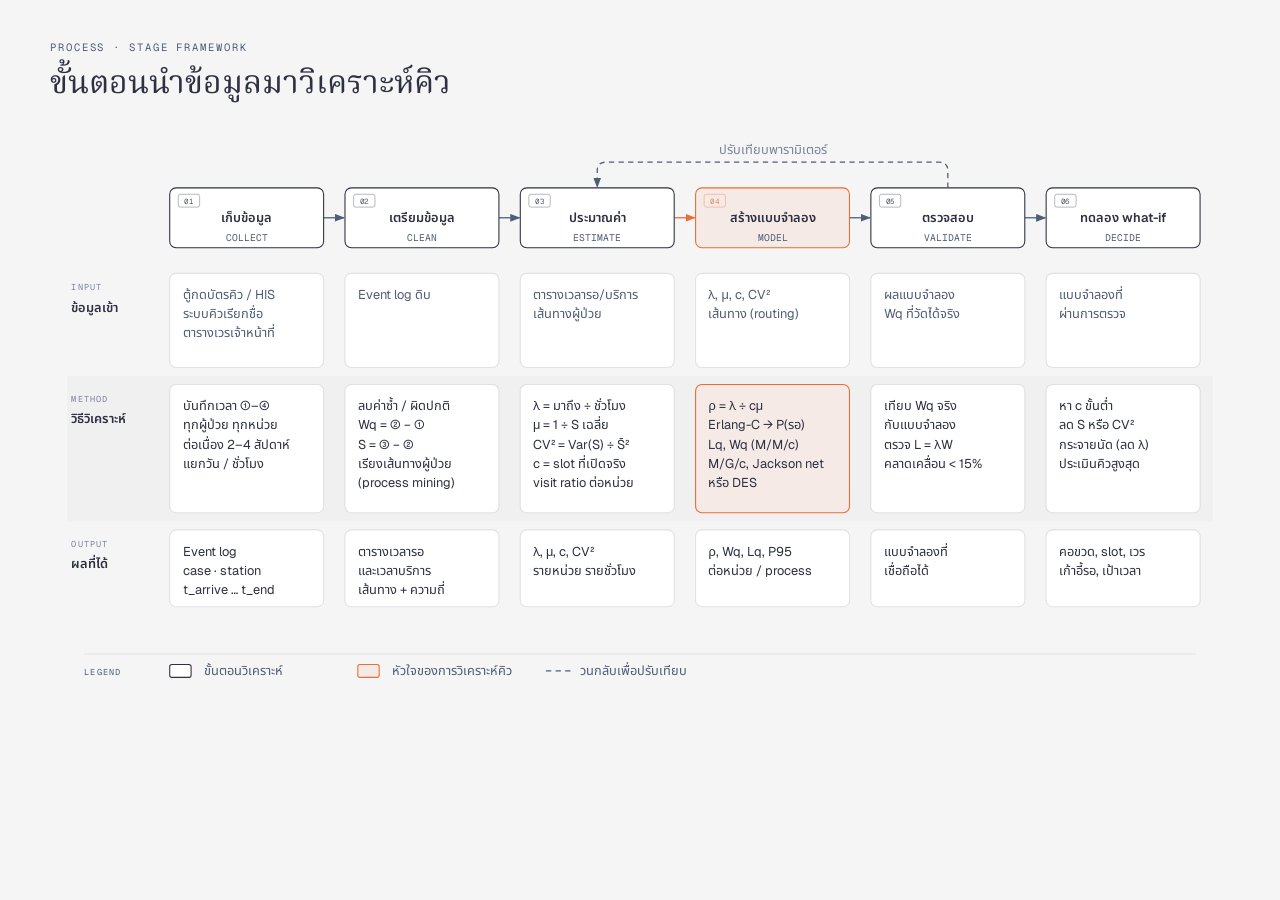
<file: web/diagrams/theory-pipeline.html>
<!DOCTYPE html>
<html lang="th">
<head>
  <meta charset="UTF-8">
  <meta name="viewport" content="width=device-width, initial-scale=1.0">
  <title>ขั้นตอนนำข้อมูลมาวิเคราะห์คิว</title>
  <link href="https://fonts.googleapis.com/css2?family=Instrument+Serif:ital@0;1&family=Geist:wght@400;500;600&family=Geist+Mono:wght@400;500;600&family=Noto+Sans+Thai:wght@400;500;600&family=Noto+Serif+Thai:wght@400&display=swap" rel="stylesheet">
  <style>
    *, *::before, *::after { box-sizing: border-box; margin: 0; padding: 0; }
    body { font-family: 'Geist','Noto Sans Thai',sans-serif; background: #f5f5f5; color: #2d3142; padding: 2.5rem 1.5rem; }
    .frame { max-width: 1180px; margin: 0 auto; }
    .eyebrow { font-family: 'Geist Mono',monospace; font-size: .66rem; letter-spacing: .18em; text-transform: uppercase; color: #4f5d75; margin-bottom: .5rem; }
    h1 { font-family: 'Instrument Serif','Noto Serif Thai',serif; font-size: 2rem; font-weight: 400; line-height: 1.3; margin-bottom: 1.5rem; }
    .scroll { overflow-x: auto; } svg { width: 100%; min-width: 960px; display: block; }
  </style>
</head>
<body><div class="frame"><p class="eyebrow">Process · Stage framework</p><h1>ขั้นตอนนำข้อมูลมาวิเคราะห์คิว</h1><div class="scroll"><svg viewBox="0 0 1104 540" xmlns="http://www.w3.org/2000/svg" role="img" aria-labelledby="pipe-title pipe-desc">
    <title id="pipe-title">ขั้นตอนนำข้อมูลมาวิเคราะห์คิว</title>
    <desc id="pipe-desc">กระบวนการ 6 ขั้นจากการเก็บเวลาในแต่ละหน่วย เตรียมข้อมูล ประมาณค่า λ μ c สร้างแบบจำลองคิว ตรวจสอบกับข้อมูลจริง และทดลอง what-if เพื่อหาคอขวดและจำนวน slot โดยแต่ละขั้นระบุข้อมูลเข้า วิธีวิเคราะห์ และผลที่ได้</desc>
    <defs>
      <marker id="pipe-arrow" markerWidth="8" markerHeight="6" refX="7" refY="3" orient="auto"><polygon points="0 0, 8 3, 0 6" fill="#4f5d75"/></marker>
      <marker id="pipe-arrow-accent" markerWidth="8" markerHeight="6" refX="7" refY="3" orient="auto"><polygon points="0 0, 8 3, 0 6" fill="#eb6c36"/></marker>
      <marker id="pipe-arrow-link" markerWidth="8" markerHeight="6" refX="7" refY="3" orient="auto"><polygon points="0 0, 8 3, 0 6" fill="#2e5aa8"/></marker>
    </defs>
    <rect width="100%" height="100%" fill="#f5f5f5"/>
    <text x="20" y="152" fill="#7a8399" font-size="8" font-family="'Geist Mono','Noto Sans Thai',monospace" letter-spacing="0.14em">INPUT</text>
    <text x="20" y="172" fill="#2d3142" font-size="12" font-weight="600" font-family="'Geist','Noto Sans Thai',sans-serif">ข้อมูลเข้า</text>
    <rect x="16" y="232" width="1072" height="136" fill="rgba(45,49,66,0.025)"/>
    <text x="20" y="256" fill="#7a8399" font-size="8" font-family="'Geist Mono','Noto Sans Thai',monospace" letter-spacing="0.14em">METHOD</text>
    <text x="20" y="276" fill="#2d3142" font-size="12" font-weight="600" font-family="'Geist','Noto Sans Thai',sans-serif">วิธีวิเคราะห์</text>
    <text x="20" y="392" fill="#7a8399" font-size="8" font-family="'Geist Mono','Noto Sans Thai',monospace" letter-spacing="0.14em">OUTPUT</text>
    <text x="20" y="412" fill="#2d3142" font-size="12" font-weight="600" font-family="'Geist','Noto Sans Thai',sans-serif">ผลที่ได้</text>
    <path d="M256,84 H275" fill="none" stroke="#4f5d75" stroke-width="1.2" marker-end="url(#pipe-arrow)"/>
    <path d="M420,84 H439" fill="none" stroke="#4f5d75" stroke-width="1.2" marker-end="url(#pipe-arrow)"/>
    <path d="M584,84 H603" fill="none" stroke="#eb6c36" stroke-width="1.2" marker-end="url(#pipe-arrow-accent)"/>
    <path d="M748,84 H767" fill="none" stroke="#4f5d75" stroke-width="1.2" marker-end="url(#pipe-arrow)"/>
    <path d="M912,84 H931" fill="none" stroke="#4f5d75" stroke-width="1.2" marker-end="url(#pipe-arrow)"/>
    <path d="M840,56 V40 Q840,32 832,32 H520 Q512,32 512,40 V55" fill="none" stroke="#4f5d75" stroke-width="1.2" stroke-dasharray="5,4" marker-end="url(#pipe-arrow)"/>
    <rect x="610" y="10" width="132" height="18" rx="2" fill="#f5f5f5"/>
    <text x="676" y="24" fill="#7a8399" font-size="12" font-family="'Geist','Noto Sans Thai',sans-serif" text-anchor="middle">ปรับเทียบพารามิเตอร์</text>
    <rect x="112" y="56" width="144" height="56" rx="6" fill="#f5f5f5"/>
    <rect x="112" y="56" width="144" height="56" rx="6" fill="#ffffff" stroke="#2d3142" stroke-width="1"/>
    <rect x="120" y="62" width="20" height="12" rx="2" fill="transparent" stroke="#2d3142" stroke-opacity="0.4" stroke-width="0.8"/>
    <text x="130" y="71" fill="#2d3142" fill-opacity="0.8" font-size="7" font-family="'Geist Mono','Noto Sans Thai',monospace" text-anchor="middle" letter-spacing="0.08em">01</text>
    <text x="184" y="88" fill="#2d3142" font-size="12" font-weight="600" font-family="'Geist','Noto Sans Thai',sans-serif" text-anchor="middle">เก็บข้อมูล</text>
    <text x="184" y="106" fill="#4f5d75" font-size="9" font-family="'Geist Mono','Noto Sans Thai',monospace" text-anchor="middle">COLLECT</text>
    <rect x="112" y="136" width="144" height="88" rx="6" fill="#f5f5f5"/>
    <rect x="112" y="136" width="144" height="88" rx="6" fill="#ffffff" stroke="rgba(45,49,66,0.12)" stroke-width="1"/>
    <text x="124" y="160" fill="#4f5d75" font-size="12" font-family="'Geist','Noto Sans Thai',sans-serif">ตู้กดบัตรคิว / HIS</text>
    <text x="124" y="178" fill="#4f5d75" font-size="12" font-family="'Geist','Noto Sans Thai',sans-serif">ระบบคิวเรียกชื่อ</text>
    <text x="124" y="196" fill="#4f5d75" font-size="12" font-family="'Geist','Noto Sans Thai',sans-serif">ตารางเวรเจ้าหน้าที่</text>
    <rect x="112" y="240" width="144" height="120" rx="6" fill="#f5f5f5"/>
    <rect x="112" y="240" width="144" height="120" rx="6" fill="#ffffff" stroke="rgba(45,49,66,0.12)" stroke-width="1"/>
    <text x="124" y="264" fill="#2d3142" font-size="12" font-family="'Geist','Noto Sans Thai',sans-serif">บันทึกเวลา ①–④</text>
    <text x="124" y="282" fill="#2d3142" font-size="12" font-family="'Geist','Noto Sans Thai',sans-serif">ทุกผู้ป่วย ทุกหน่วย</text>
    <text x="124" y="300" fill="#2d3142" font-size="12" font-family="'Geist','Noto Sans Thai',sans-serif">ต่อเนื่อง 2–4 สัปดาห์</text>
    <text x="124" y="318" fill="#2d3142" font-size="12" font-family="'Geist','Noto Sans Thai',sans-serif">แยกวัน / ชั่วโมง</text>
    <rect x="112" y="376" width="144" height="72" rx="6" fill="#f5f5f5"/>
    <rect x="112" y="376" width="144" height="72" rx="6" fill="#ffffff" stroke="rgba(45,49,66,0.12)" stroke-width="1"/>
    <text x="124" y="400" fill="#2d3142" font-size="12" font-family="'Geist','Noto Sans Thai',sans-serif">Event log</text>
    <text x="124" y="418" fill="#2d3142" font-size="12" font-family="'Geist','Noto Sans Thai',sans-serif">case · station</text>
    <text x="124" y="436" fill="#2d3142" font-size="12" font-family="'Geist','Noto Sans Thai',sans-serif">t_arrive … t_end</text>
    <rect x="276" y="56" width="144" height="56" rx="6" fill="#f5f5f5"/>
    <rect x="276" y="56" width="144" height="56" rx="6" fill="#ffffff" stroke="#2d3142" stroke-width="1"/>
    <rect x="284" y="62" width="20" height="12" rx="2" fill="transparent" stroke="#2d3142" stroke-opacity="0.4" stroke-width="0.8"/>
    <text x="294" y="71" fill="#2d3142" fill-opacity="0.8" font-size="7" font-family="'Geist Mono','Noto Sans Thai',monospace" text-anchor="middle" letter-spacing="0.08em">02</text>
    <text x="348" y="88" fill="#2d3142" font-size="12" font-weight="600" font-family="'Geist','Noto Sans Thai',sans-serif" text-anchor="middle">เตรียมข้อมูล</text>
    <text x="348" y="106" fill="#4f5d75" font-size="9" font-family="'Geist Mono','Noto Sans Thai',monospace" text-anchor="middle">CLEAN</text>
    <rect x="276" y="136" width="144" height="88" rx="6" fill="#f5f5f5"/>
    <rect x="276" y="136" width="144" height="88" rx="6" fill="#ffffff" stroke="rgba(45,49,66,0.12)" stroke-width="1"/>
    <text x="288" y="160" fill="#4f5d75" font-size="12" font-family="'Geist','Noto Sans Thai',sans-serif">Event log ดิบ</text>
    <rect x="276" y="240" width="144" height="120" rx="6" fill="#f5f5f5"/>
    <rect x="276" y="240" width="144" height="120" rx="6" fill="#ffffff" stroke="rgba(45,49,66,0.12)" stroke-width="1"/>
    <text x="288" y="264" fill="#2d3142" font-size="12" font-family="'Geist','Noto Sans Thai',sans-serif">ลบค่าซ้ำ / ผิดปกติ</text>
    <text x="288" y="282" fill="#2d3142" font-size="12" font-family="'Geist','Noto Sans Thai',sans-serif">Wq = ② − ①</text>
    <text x="288" y="300" fill="#2d3142" font-size="12" font-family="'Geist','Noto Sans Thai',sans-serif">S = ③ − ②</text>
    <text x="288" y="318" fill="#2d3142" font-size="12" font-family="'Geist','Noto Sans Thai',sans-serif">เรียงเส้นทางผู้ป่วย</text>
    <text x="288" y="336" fill="#2d3142" font-size="12" font-family="'Geist','Noto Sans Thai',sans-serif">(process mining)</text>
    <rect x="276" y="376" width="144" height="72" rx="6" fill="#f5f5f5"/>
    <rect x="276" y="376" width="144" height="72" rx="6" fill="#ffffff" stroke="rgba(45,49,66,0.12)" stroke-width="1"/>
    <text x="288" y="400" fill="#2d3142" font-size="12" font-family="'Geist','Noto Sans Thai',sans-serif">ตารางเวลารอ</text>
    <text x="288" y="418" fill="#2d3142" font-size="12" font-family="'Geist','Noto Sans Thai',sans-serif">และเวลาบริการ</text>
    <text x="288" y="436" fill="#2d3142" font-size="12" font-family="'Geist','Noto Sans Thai',sans-serif">เส้นทาง + ความถี่</text>
    <rect x="440" y="56" width="144" height="56" rx="6" fill="#f5f5f5"/>
    <rect x="440" y="56" width="144" height="56" rx="6" fill="#ffffff" stroke="#2d3142" stroke-width="1"/>
    <rect x="448" y="62" width="20" height="12" rx="2" fill="transparent" stroke="#2d3142" stroke-opacity="0.4" stroke-width="0.8"/>
    <text x="458" y="71" fill="#2d3142" fill-opacity="0.8" font-size="7" font-family="'Geist Mono','Noto Sans Thai',monospace" text-anchor="middle" letter-spacing="0.08em">03</text>
    <text x="512" y="88" fill="#2d3142" font-size="12" font-weight="600" font-family="'Geist','Noto Sans Thai',sans-serif" text-anchor="middle">ประมาณค่า</text>
    <text x="512" y="106" fill="#4f5d75" font-size="9" font-family="'Geist Mono','Noto Sans Thai',monospace" text-anchor="middle">ESTIMATE</text>
    <rect x="440" y="136" width="144" height="88" rx="6" fill="#f5f5f5"/>
    <rect x="440" y="136" width="144" height="88" rx="6" fill="#ffffff" stroke="rgba(45,49,66,0.12)" stroke-width="1"/>
    <text x="452" y="160" fill="#4f5d75" font-size="12" font-family="'Geist','Noto Sans Thai',sans-serif">ตารางเวลารอ/บริการ</text>
    <text x="452" y="178" fill="#4f5d75" font-size="12" font-family="'Geist','Noto Sans Thai',sans-serif">เส้นทางผู้ป่วย</text>
    <rect x="440" y="240" width="144" height="120" rx="6" fill="#f5f5f5"/>
    <rect x="440" y="240" width="144" height="120" rx="6" fill="#ffffff" stroke="rgba(45,49,66,0.12)" stroke-width="1"/>
    <text x="452" y="264" fill="#2d3142" font-size="12" font-family="'Geist','Noto Sans Thai',sans-serif">λ = มาถึง ÷ ชั่วโมง</text>
    <text x="452" y="282" fill="#2d3142" font-size="12" font-family="'Geist','Noto Sans Thai',sans-serif">μ = 1 ÷ S เฉลี่ย</text>
    <text x="452" y="300" fill="#2d3142" font-size="12" font-family="'Geist','Noto Sans Thai',sans-serif">CV² = Var(S) ÷ S̄²</text>
    <text x="452" y="318" fill="#2d3142" font-size="12" font-family="'Geist','Noto Sans Thai',sans-serif">c = slot ที่เปิดจริง</text>
    <text x="452" y="336" fill="#2d3142" font-size="12" font-family="'Geist','Noto Sans Thai',sans-serif">visit ratio ต่อหน่วย</text>
    <rect x="440" y="376" width="144" height="72" rx="6" fill="#f5f5f5"/>
    <rect x="440" y="376" width="144" height="72" rx="6" fill="#ffffff" stroke="rgba(45,49,66,0.12)" stroke-width="1"/>
    <text x="452" y="400" fill="#2d3142" font-size="12" font-family="'Geist','Noto Sans Thai',sans-serif">λ, μ, c, CV²</text>
    <text x="452" y="418" fill="#2d3142" font-size="12" font-family="'Geist','Noto Sans Thai',sans-serif">รายหน่วย รายชั่วโมง</text>
    <rect x="604" y="56" width="144" height="56" rx="6" fill="#f5f5f5"/>
    <rect x="604" y="56" width="144" height="56" rx="6" fill="rgba(235,108,54,0.08)" stroke="#eb6c36" stroke-width="1"/>
    <rect x="612" y="62" width="20" height="12" rx="2" fill="transparent" stroke="#eb6c36" stroke-opacity="0.4" stroke-width="0.8"/>
    <text x="622" y="71" fill="#eb6c36" fill-opacity="0.8" font-size="7" font-family="'Geist Mono','Noto Sans Thai',monospace" text-anchor="middle" letter-spacing="0.08em">04</text>
    <text x="676" y="88" fill="#2d3142" font-size="12" font-weight="600" font-family="'Geist','Noto Sans Thai',sans-serif" text-anchor="middle">สร้างแบบจำลอง</text>
    <text x="676" y="106" fill="#4f5d75" font-size="9" font-family="'Geist Mono','Noto Sans Thai',monospace" text-anchor="middle">MODEL</text>
    <rect x="604" y="136" width="144" height="88" rx="6" fill="#f5f5f5"/>
    <rect x="604" y="136" width="144" height="88" rx="6" fill="#ffffff" stroke="rgba(45,49,66,0.12)" stroke-width="1"/>
    <text x="616" y="160" fill="#4f5d75" font-size="12" font-family="'Geist','Noto Sans Thai',sans-serif">λ, μ, c, CV²</text>
    <text x="616" y="178" fill="#4f5d75" font-size="12" font-family="'Geist','Noto Sans Thai',sans-serif">เส้นทาง (routing)</text>
    <rect x="604" y="240" width="144" height="120" rx="6" fill="#f5f5f5"/>
    <rect x="604" y="240" width="144" height="120" rx="6" fill="rgba(235,108,54,0.08)" stroke="#eb6c36" stroke-width="1"/>
    <text x="616" y="264" fill="#2d3142" font-size="12" font-family="'Geist','Noto Sans Thai',sans-serif">ρ = λ ÷ cμ</text>
    <text x="616" y="282" fill="#2d3142" font-size="12" font-family="'Geist','Noto Sans Thai',sans-serif">Erlang-C → P(รอ)</text>
    <text x="616" y="300" fill="#2d3142" font-size="12" font-family="'Geist','Noto Sans Thai',sans-serif">Lq, Wq (M/M/c)</text>
    <text x="616" y="318" fill="#2d3142" font-size="12" font-family="'Geist','Noto Sans Thai',sans-serif">M/G/c, Jackson net</text>
    <text x="616" y="336" fill="#2d3142" font-size="12" font-family="'Geist','Noto Sans Thai',sans-serif">หรือ DES</text>
    <rect x="604" y="376" width="144" height="72" rx="6" fill="#f5f5f5"/>
    <rect x="604" y="376" width="144" height="72" rx="6" fill="#ffffff" stroke="rgba(45,49,66,0.12)" stroke-width="1"/>
    <text x="616" y="400" fill="#2d3142" font-size="12" font-family="'Geist','Noto Sans Thai',sans-serif">ρ, Wq, Lq, P95</text>
    <text x="616" y="418" fill="#2d3142" font-size="12" font-family="'Geist','Noto Sans Thai',sans-serif">ต่อหน่วย / process</text>
    <rect x="768" y="56" width="144" height="56" rx="6" fill="#f5f5f5"/>
    <rect x="768" y="56" width="144" height="56" rx="6" fill="#ffffff" stroke="#2d3142" stroke-width="1"/>
    <rect x="776" y="62" width="20" height="12" rx="2" fill="transparent" stroke="#2d3142" stroke-opacity="0.4" stroke-width="0.8"/>
    <text x="786" y="71" fill="#2d3142" fill-opacity="0.8" font-size="7" font-family="'Geist Mono','Noto Sans Thai',monospace" text-anchor="middle" letter-spacing="0.08em">05</text>
    <text x="840" y="88" fill="#2d3142" font-size="12" font-weight="600" font-family="'Geist','Noto Sans Thai',sans-serif" text-anchor="middle">ตรวจสอบ</text>
    <text x="840" y="106" fill="#4f5d75" font-size="9" font-family="'Geist Mono','Noto Sans Thai',monospace" text-anchor="middle">VALIDATE</text>
    <rect x="768" y="136" width="144" height="88" rx="6" fill="#f5f5f5"/>
    <rect x="768" y="136" width="144" height="88" rx="6" fill="#ffffff" stroke="rgba(45,49,66,0.12)" stroke-width="1"/>
    <text x="780" y="160" fill="#4f5d75" font-size="12" font-family="'Geist','Noto Sans Thai',sans-serif">ผลแบบจำลอง</text>
    <text x="780" y="178" fill="#4f5d75" font-size="12" font-family="'Geist','Noto Sans Thai',sans-serif">Wq ที่วัดได้จริง</text>
    <rect x="768" y="240" width="144" height="120" rx="6" fill="#f5f5f5"/>
    <rect x="768" y="240" width="144" height="120" rx="6" fill="#ffffff" stroke="rgba(45,49,66,0.12)" stroke-width="1"/>
    <text x="780" y="264" fill="#2d3142" font-size="12" font-family="'Geist','Noto Sans Thai',sans-serif">เทียบ Wq จริง</text>
    <text x="780" y="282" fill="#2d3142" font-size="12" font-family="'Geist','Noto Sans Thai',sans-serif">กับแบบจำลอง</text>
    <text x="780" y="300" fill="#2d3142" font-size="12" font-family="'Geist','Noto Sans Thai',sans-serif">ตรวจ L = λW</text>
    <text x="780" y="318" fill="#2d3142" font-size="12" font-family="'Geist','Noto Sans Thai',sans-serif">คลาดเคลื่อน < 15%</text>
    <rect x="768" y="376" width="144" height="72" rx="6" fill="#f5f5f5"/>
    <rect x="768" y="376" width="144" height="72" rx="6" fill="#ffffff" stroke="rgba(45,49,66,0.12)" stroke-width="1"/>
    <text x="780" y="400" fill="#2d3142" font-size="12" font-family="'Geist','Noto Sans Thai',sans-serif">แบบจำลองที่</text>
    <text x="780" y="418" fill="#2d3142" font-size="12" font-family="'Geist','Noto Sans Thai',sans-serif">เชื่อถือได้</text>
    <rect x="932" y="56" width="144" height="56" rx="6" fill="#f5f5f5"/>
    <rect x="932" y="56" width="144" height="56" rx="6" fill="#ffffff" stroke="#2d3142" stroke-width="1"/>
    <rect x="940" y="62" width="20" height="12" rx="2" fill="transparent" stroke="#2d3142" stroke-opacity="0.4" stroke-width="0.8"/>
    <text x="950" y="71" fill="#2d3142" fill-opacity="0.8" font-size="7" font-family="'Geist Mono','Noto Sans Thai',monospace" text-anchor="middle" letter-spacing="0.08em">06</text>
    <text x="1004" y="88" fill="#2d3142" font-size="12" font-weight="600" font-family="'Geist','Noto Sans Thai',sans-serif" text-anchor="middle">ทดลอง what-if</text>
    <text x="1004" y="106" fill="#4f5d75" font-size="9" font-family="'Geist Mono','Noto Sans Thai',monospace" text-anchor="middle">DECIDE</text>
    <rect x="932" y="136" width="144" height="88" rx="6" fill="#f5f5f5"/>
    <rect x="932" y="136" width="144" height="88" rx="6" fill="#ffffff" stroke="rgba(45,49,66,0.12)" stroke-width="1"/>
    <text x="944" y="160" fill="#4f5d75" font-size="12" font-family="'Geist','Noto Sans Thai',sans-serif">แบบจำลองที่</text>
    <text x="944" y="178" fill="#4f5d75" font-size="12" font-family="'Geist','Noto Sans Thai',sans-serif">ผ่านการตรวจ</text>
    <rect x="932" y="240" width="144" height="120" rx="6" fill="#f5f5f5"/>
    <rect x="932" y="240" width="144" height="120" rx="6" fill="#ffffff" stroke="rgba(45,49,66,0.12)" stroke-width="1"/>
    <text x="944" y="264" fill="#2d3142" font-size="12" font-family="'Geist','Noto Sans Thai',sans-serif">หา c ขั้นต่ำ</text>
    <text x="944" y="282" fill="#2d3142" font-size="12" font-family="'Geist','Noto Sans Thai',sans-serif">ลด S หรือ CV²</text>
    <text x="944" y="300" fill="#2d3142" font-size="12" font-family="'Geist','Noto Sans Thai',sans-serif">กระจายนัด (ลด λ)</text>
    <text x="944" y="318" fill="#2d3142" font-size="12" font-family="'Geist','Noto Sans Thai',sans-serif">ประเมินคิวสูงสุด</text>
    <rect x="932" y="376" width="144" height="72" rx="6" fill="#f5f5f5"/>
    <rect x="932" y="376" width="144" height="72" rx="6" fill="#ffffff" stroke="rgba(45,49,66,0.12)" stroke-width="1"/>
    <text x="944" y="400" fill="#2d3142" font-size="12" font-family="'Geist','Noto Sans Thai',sans-serif">คอขวด, slot, เวร</text>
    <text x="944" y="418" fill="#2d3142" font-size="12" font-family="'Geist','Noto Sans Thai',sans-serif">เก้าอี้รอ, เป้าเวลา</text>
    <line x1="32" y1="492" x2="1072" y2="492" stroke="rgba(45,49,66,0.12)" stroke-width="0.8"/>
    <text x="32" y="512" fill="#4f5d75" font-size="8" font-family="'Geist Mono','Noto Sans Thai',monospace" letter-spacing="0.14em">LEGEND</text>
    <rect x="112" y="502" width="20" height="12" rx="2" fill="#ffffff" stroke="#2d3142" stroke-width="1"/>
    <text x="144" y="512" fill="#4f5d75" font-size="12" font-family="'Geist','Noto Sans Thai',sans-serif">ขั้นตอนวิเคราะห์</text>
    <rect x="288" y="502" width="20" height="12" rx="2" fill="rgba(235,108,54,0.08)" stroke="#eb6c36" stroke-width="1"/>
    <text x="320" y="512" fill="#4f5d75" font-size="12" font-family="'Geist','Noto Sans Thai',sans-serif">หัวใจของการวิเคราะห์คิว</text>
    <line x1="464" y1="508" x2="488" y2="508" stroke="#4f5d75" stroke-width="1.2" stroke-dasharray="5,4"/>
    <text x="496" y="512" fill="#4f5d75" font-size="12" font-family="'Geist','Noto Sans Thai',sans-serif">วนกลับเพื่อปรับเทียบ</text>
    </svg></div></div></body>
</html>
</file>
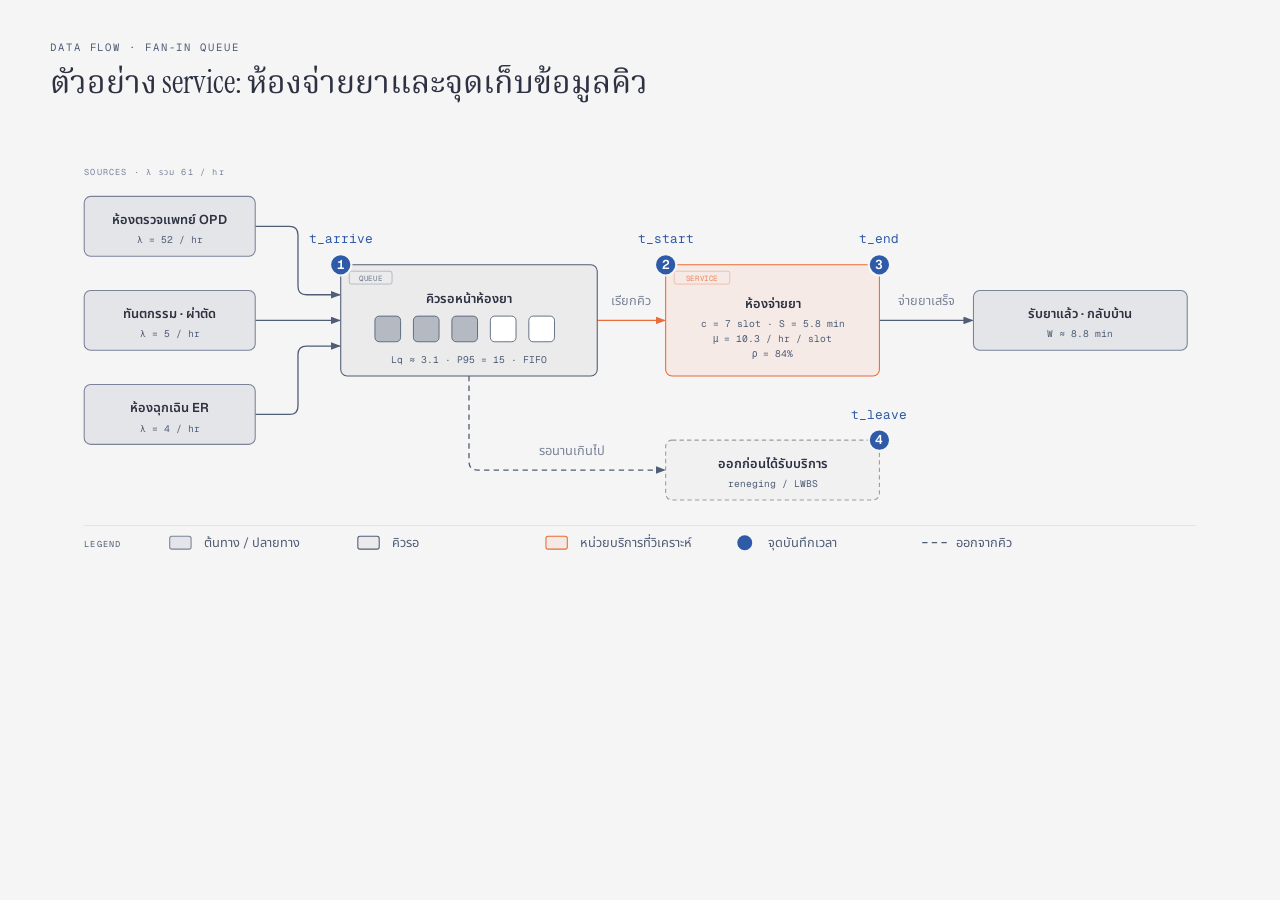
<file: web/diagrams/theory-service.html>
<!DOCTYPE html>
<html lang="th">
<head>
  <meta charset="UTF-8">
  <meta name="viewport" content="width=device-width, initial-scale=1.0">
  <title>ตัวอย่าง service: ห้องจ่ายยาและจุดเก็บข้อมูลคิว</title>
  <link href="https://fonts.googleapis.com/css2?family=Instrument+Serif:ital@0;1&family=Geist:wght@400;500;600&family=Geist+Mono:wght@400;500;600&family=Noto+Sans+Thai:wght@400;500;600&family=Noto+Serif+Thai:wght@400&display=swap" rel="stylesheet">
  <style>
    *, *::before, *::after { box-sizing: border-box; margin: 0; padding: 0; }
    body { font-family: 'Geist','Noto Sans Thai',sans-serif; background: #f5f5f5; color: #2d3142; padding: 2.5rem 1.5rem; }
    .frame { max-width: 1180px; margin: 0 auto; }
    .eyebrow { font-family: 'Geist Mono',monospace; font-size: .66rem; letter-spacing: .18em; text-transform: uppercase; color: #4f5d75; margin-bottom: .5rem; }
    h1 { font-family: 'Instrument Serif','Noto Serif Thai',serif; font-size: 2rem; font-weight: 400; line-height: 1.3; margin-bottom: 1.5rem; }
    .scroll { overflow-x: auto; } svg { width: 100%; min-width: 960px; display: block; }
  </style>
</head>
<body><div class="frame"><p class="eyebrow">Data flow · Fan-in queue</p><h1>ตัวอย่าง service: ห้องจ่ายยาและจุดเก็บข้อมูลคิว</h1><div class="scroll"><svg viewBox="0 0 1104 420" xmlns="http://www.w3.org/2000/svg" role="img" aria-labelledby="svc-title svc-desc">
    <title id="svc-title">ตัวอย่าง service: ห้องจ่ายยาและจุดเก็บข้อมูลคิว</title>
    <desc id="svc-desc">ผู้ป่วยจาก OPD ทันตกรรม/ผ่าตัด และ ER รวม 61 รายต่อชั่วโมงเข้าคิวหน้าห้องจ่ายยาที่มี 7 ช่องบริการ โดยระบุจุดบันทึกเวลามาถึง เริ่มบริการ เสร็จบริการ และออกจากคิวก่อนได้รับบริการ</desc>
    <defs>
      <marker id="svc-arrow" markerWidth="8" markerHeight="6" refX="7" refY="3" orient="auto"><polygon points="0 0, 8 3, 0 6" fill="#4f5d75"/></marker>
      <marker id="svc-arrow-accent" markerWidth="8" markerHeight="6" refX="7" refY="3" orient="auto"><polygon points="0 0, 8 3, 0 6" fill="#eb6c36"/></marker>
      <marker id="svc-arrow-link" markerWidth="8" markerHeight="6" refX="7" refY="3" orient="auto"><polygon points="0 0, 8 3, 0 6" fill="#2e5aa8"/></marker>
    </defs>
    <rect width="100%" height="100%" fill="#f5f5f5"/>
    <text x="32" y="44" fill="#7a8399" font-size="8" font-family="'Geist Mono','Noto Sans Thai',monospace" letter-spacing="0.14em">SOURCES · λ รวม 61 / hr</text>
    <path d="M192,92 H224 Q232,92 232,100 V148 Q232,156 240,156 H271" fill="none" stroke="#4f5d75" stroke-width="1.2" marker-end="url(#svc-arrow)"/>
    <path d="M192,180 H271" fill="none" stroke="#4f5d75" stroke-width="1.2" marker-end="url(#svc-arrow)"/>
    <path d="M192,268 H224 Q232,268 232,260 V212 Q232,204 240,204 H271" fill="none" stroke="#4f5d75" stroke-width="1.2" marker-end="url(#svc-arrow)"/>
    <path d="M512,180 H575" fill="none" stroke="#eb6c36" stroke-width="1.2" marker-end="url(#svc-arrow-accent)"/>
    <path d="M776,180 H863" fill="none" stroke="#4f5d75" stroke-width="1.2" marker-end="url(#svc-arrow)"/>
    <path d="M392,232 V312 Q392,320 400,320 H575" fill="none" stroke="#4f5d75" stroke-width="1.2" stroke-dasharray="5,4" marker-end="url(#svc-arrow)"/>
    <rect x="516" y="152" width="56" height="18" rx="2" fill="#f5f5f5"/>
    <text x="544" y="166" fill="#7a8399" font-size="12" font-family="'Geist','Noto Sans Thai',sans-serif" text-anchor="middle">เรียกคิว</text>
    <rect x="784" y="152" width="72" height="18" rx="2" fill="#f5f5f5"/>
    <text x="820" y="166" fill="#7a8399" font-size="12" font-family="'Geist','Noto Sans Thai',sans-serif" text-anchor="middle">จ่ายยาเสร็จ</text>
    <rect x="446" y="292" width="84" height="18" rx="2" fill="#f5f5f5"/>
    <text x="488" y="306" fill="#7a8399" font-size="12" font-family="'Geist','Noto Sans Thai',sans-serif" text-anchor="middle">รอนานเกินไป</text>
    <rect x="32" y="64" width="160" height="56" rx="6" fill="#f5f5f5"/>
    <rect x="32" y="64" width="160" height="56" rx="6" fill="rgba(79,93,117,0.10)" stroke="#7a8399" stroke-width="1"/>
    <text x="112" y="90" fill="#2d3142" font-size="12" font-weight="600" font-family="'Geist','Noto Sans Thai',sans-serif" text-anchor="middle">ห้องตรวจแพทย์ OPD</text>
    <text x="112" y="108" fill="#4f5d75" font-size="9" font-family="'Geist Mono','Noto Sans Thai',monospace" text-anchor="middle">λ = 52 / hr</text>
    <rect x="32" y="152" width="160" height="56" rx="6" fill="#f5f5f5"/>
    <rect x="32" y="152" width="160" height="56" rx="6" fill="rgba(79,93,117,0.10)" stroke="#7a8399" stroke-width="1"/>
    <text x="112" y="178" fill="#2d3142" font-size="12" font-weight="600" font-family="'Geist','Noto Sans Thai',sans-serif" text-anchor="middle">ทันตกรรม · ผ่าตัด</text>
    <text x="112" y="196" fill="#4f5d75" font-size="9" font-family="'Geist Mono','Noto Sans Thai',monospace" text-anchor="middle">λ = 5 / hr</text>
    <rect x="32" y="240" width="160" height="56" rx="6" fill="#f5f5f5"/>
    <rect x="32" y="240" width="160" height="56" rx="6" fill="rgba(79,93,117,0.10)" stroke="#7a8399" stroke-width="1"/>
    <text x="112" y="266" fill="#2d3142" font-size="12" font-weight="600" font-family="'Geist','Noto Sans Thai',sans-serif" text-anchor="middle">ห้องฉุกเฉิน ER</text>
    <text x="112" y="284" fill="#4f5d75" font-size="9" font-family="'Geist Mono','Noto Sans Thai',monospace" text-anchor="middle">λ = 4 / hr</text>
    <rect x="272" y="128" width="240" height="104" rx="6" fill="#f5f5f5"/>
    <rect x="272" y="128" width="240" height="104" rx="6" fill="rgba(45,49,66,0.05)" stroke="#4f5d75" stroke-width="1"/>
    <rect x="280" y="134" width="40" height="12" rx="2" fill="transparent" stroke="#4f5d75" stroke-opacity="0.4" stroke-width="0.8"/>
    <text x="300" y="143" fill="#4f5d75" fill-opacity="0.8" font-size="7" font-family="'Geist Mono','Noto Sans Thai',monospace" text-anchor="middle" letter-spacing="0.08em">QUEUE</text>
    <text x="392" y="164" fill="#2d3142" font-size="12" font-weight="600" font-family="'Geist','Noto Sans Thai',sans-serif" text-anchor="middle">คิวรอหน้าห้องยา</text>
    <rect x="304" y="176" width="24" height="24" rx="4" fill="rgba(79,93,117,0.35)" stroke="#4f5d75" stroke-width="0.8"/>
    <rect x="340" y="176" width="24" height="24" rx="4" fill="rgba(79,93,117,0.35)" stroke="#4f5d75" stroke-width="0.8"/>
    <rect x="376" y="176" width="24" height="24" rx="4" fill="rgba(79,93,117,0.35)" stroke="#4f5d75" stroke-width="0.8"/>
    <rect x="412" y="176" width="24" height="24" rx="4" fill="#ffffff" stroke="#4f5d75" stroke-width="0.8"/>
    <rect x="448" y="176" width="24" height="24" rx="4" fill="#ffffff" stroke="#4f5d75" stroke-width="0.8"/>
    <text x="392" y="220" fill="#4f5d75" font-size="9" font-family="'Geist Mono','Noto Sans Thai',monospace" text-anchor="middle">Lq ≈ 3.1 · P95 = 15 · FIFO</text>
    <rect x="576" y="128" width="200" height="104" rx="6" fill="#f5f5f5"/>
    <rect x="576" y="128" width="200" height="104" rx="6" fill="rgba(235,108,54,0.08)" stroke="#eb6c36" stroke-width="1"/>
    <rect x="584" y="134" width="52" height="12" rx="2" fill="transparent" stroke="#eb6c36" stroke-opacity="0.4" stroke-width="0.8"/>
    <text x="610" y="143" fill="#eb6c36" fill-opacity="0.8" font-size="7" font-family="'Geist Mono','Noto Sans Thai',monospace" text-anchor="middle" letter-spacing="0.08em">SERVICE</text>
    <text x="676" y="168" fill="#2d3142" font-size="12" font-weight="600" font-family="'Geist','Noto Sans Thai',sans-serif" text-anchor="middle">ห้องจ่ายยา</text>
    <text x="676" y="186" fill="#4f5d75" font-size="9" font-family="'Geist Mono','Noto Sans Thai',monospace" text-anchor="middle">c = 7 slot · S = 5.8 min</text>
    <text x="676" y="200" fill="#4f5d75" font-size="9" font-family="'Geist Mono','Noto Sans Thai',monospace" text-anchor="middle">μ = 10.3 / hr / slot</text>
    <text x="676" y="214" fill="#4f5d75" font-size="9" font-family="'Geist Mono','Noto Sans Thai',monospace" text-anchor="middle">ρ = 84%</text>
    <rect x="864" y="152" width="200" height="56" rx="6" fill="#f5f5f5"/>
    <rect x="864" y="152" width="200" height="56" rx="6" fill="rgba(79,93,117,0.10)" stroke="#7a8399" stroke-width="1"/>
    <text x="964" y="178" fill="#2d3142" font-size="12" font-weight="600" font-family="'Geist','Noto Sans Thai',sans-serif" text-anchor="middle">รับยาแล้ว · กลับบ้าน</text>
    <text x="964" y="196" fill="#4f5d75" font-size="9" font-family="'Geist Mono','Noto Sans Thai',monospace" text-anchor="middle">W ≈ 8.8 min</text>
    <rect x="576" y="292" width="200" height="56" rx="6" fill="#f5f5f5"/>
    <rect x="576" y="292" width="200" height="56" rx="6" fill="rgba(45,49,66,0.02)" stroke="rgba(45,49,66,0.45)" stroke-width="1" stroke-dasharray="4,3"/>
    <text x="676" y="318" fill="#2d3142" font-size="12" font-weight="600" font-family="'Geist','Noto Sans Thai',sans-serif" text-anchor="middle">ออกก่อนได้รับบริการ</text>
    <text x="676" y="336" fill="#4f5d75" font-size="9" font-family="'Geist Mono','Noto Sans Thai',monospace" text-anchor="middle">reneging / LWBS</text>
    <circle cx="272" cy="128" r="10" fill="#2e5aa8" stroke="#f5f5f5" stroke-width="2"/>
    <text x="272" y="132" fill="#ffffff" font-size="12" font-weight="600" font-family="'Geist Mono','Noto Sans Thai',monospace" text-anchor="middle">1</text>
    <rect x="242" y="94" width="60" height="18" rx="2" fill="#f5f5f5"/>
    <text x="272" y="108" fill="#2e5aa8" font-size="12" font-family="'Geist Mono','Noto Sans Thai',monospace" text-anchor="middle">t_arrive</text>
    <circle cx="576" cy="128" r="10" fill="#2e5aa8" stroke="#f5f5f5" stroke-width="2"/>
    <text x="576" y="132" fill="#ffffff" font-size="12" font-weight="600" font-family="'Geist Mono','Noto Sans Thai',monospace" text-anchor="middle">2</text>
    <rect x="549" y="94" width="54" height="18" rx="2" fill="#f5f5f5"/>
    <text x="576" y="108" fill="#2e5aa8" font-size="12" font-family="'Geist Mono','Noto Sans Thai',monospace" text-anchor="middle">t_start</text>
    <circle cx="776" cy="128" r="10" fill="#2e5aa8" stroke="#f5f5f5" stroke-width="2"/>
    <text x="776" y="132" fill="#ffffff" font-size="12" font-weight="600" font-family="'Geist Mono','Noto Sans Thai',monospace" text-anchor="middle">3</text>
    <rect x="755" y="94" width="42" height="18" rx="2" fill="#f5f5f5"/>
    <text x="776" y="108" fill="#2e5aa8" font-size="12" font-family="'Geist Mono','Noto Sans Thai',monospace" text-anchor="middle">t_end</text>
    <circle cx="776" cy="292" r="10" fill="#2e5aa8" stroke="#f5f5f5" stroke-width="2"/>
    <text x="776" y="296" fill="#ffffff" font-size="12" font-weight="600" font-family="'Geist Mono','Noto Sans Thai',monospace" text-anchor="middle">4</text>
    <rect x="749" y="258" width="54" height="18" rx="2" fill="#f5f5f5"/>
    <text x="776" y="272" fill="#2e5aa8" font-size="12" font-family="'Geist Mono','Noto Sans Thai',monospace" text-anchor="middle">t_leave</text>
    <line x1="32" y1="372" x2="1072" y2="372" stroke="rgba(45,49,66,0.12)" stroke-width="0.8"/>
    <text x="32" y="392" fill="#4f5d75" font-size="8" font-family="'Geist Mono','Noto Sans Thai',monospace" letter-spacing="0.14em">LEGEND</text>
    <rect x="112" y="382" width="20" height="12" rx="2" fill="rgba(79,93,117,0.10)" stroke="#7a8399" stroke-width="1"/>
    <text x="144" y="392" fill="#4f5d75" font-size="12" font-family="'Geist','Noto Sans Thai',sans-serif">ต้นทาง / ปลายทาง</text>
    <rect x="288" y="382" width="20" height="12" rx="2" fill="rgba(45,49,66,0.05)" stroke="#4f5d75" stroke-width="1"/>
    <text x="320" y="392" fill="#4f5d75" font-size="12" font-family="'Geist','Noto Sans Thai',sans-serif">คิวรอ</text>
    <rect x="464" y="382" width="20" height="12" rx="2" fill="rgba(235,108,54,0.08)" stroke="#eb6c36" stroke-width="1"/>
    <text x="496" y="392" fill="#4f5d75" font-size="12" font-family="'Geist','Noto Sans Thai',sans-serif">หน่วยบริการที่วิเคราะห์</text>
    <circle cx="650" cy="388" r="7" fill="#2e5aa8"/>
    <text x="672" y="392" fill="#4f5d75" font-size="12" font-family="'Geist','Noto Sans Thai',sans-serif">จุดบันทึกเวลา</text>
    <line x1="816" y1="388" x2="840" y2="388" stroke="#4f5d75" stroke-width="1.2" stroke-dasharray="5,4"/>
    <text x="848" y="392" fill="#4f5d75" font-size="12" font-family="'Geist','Noto Sans Thai',sans-serif">ออกจากคิว</text>
    </svg></div></div></body>
</html>
</file>
